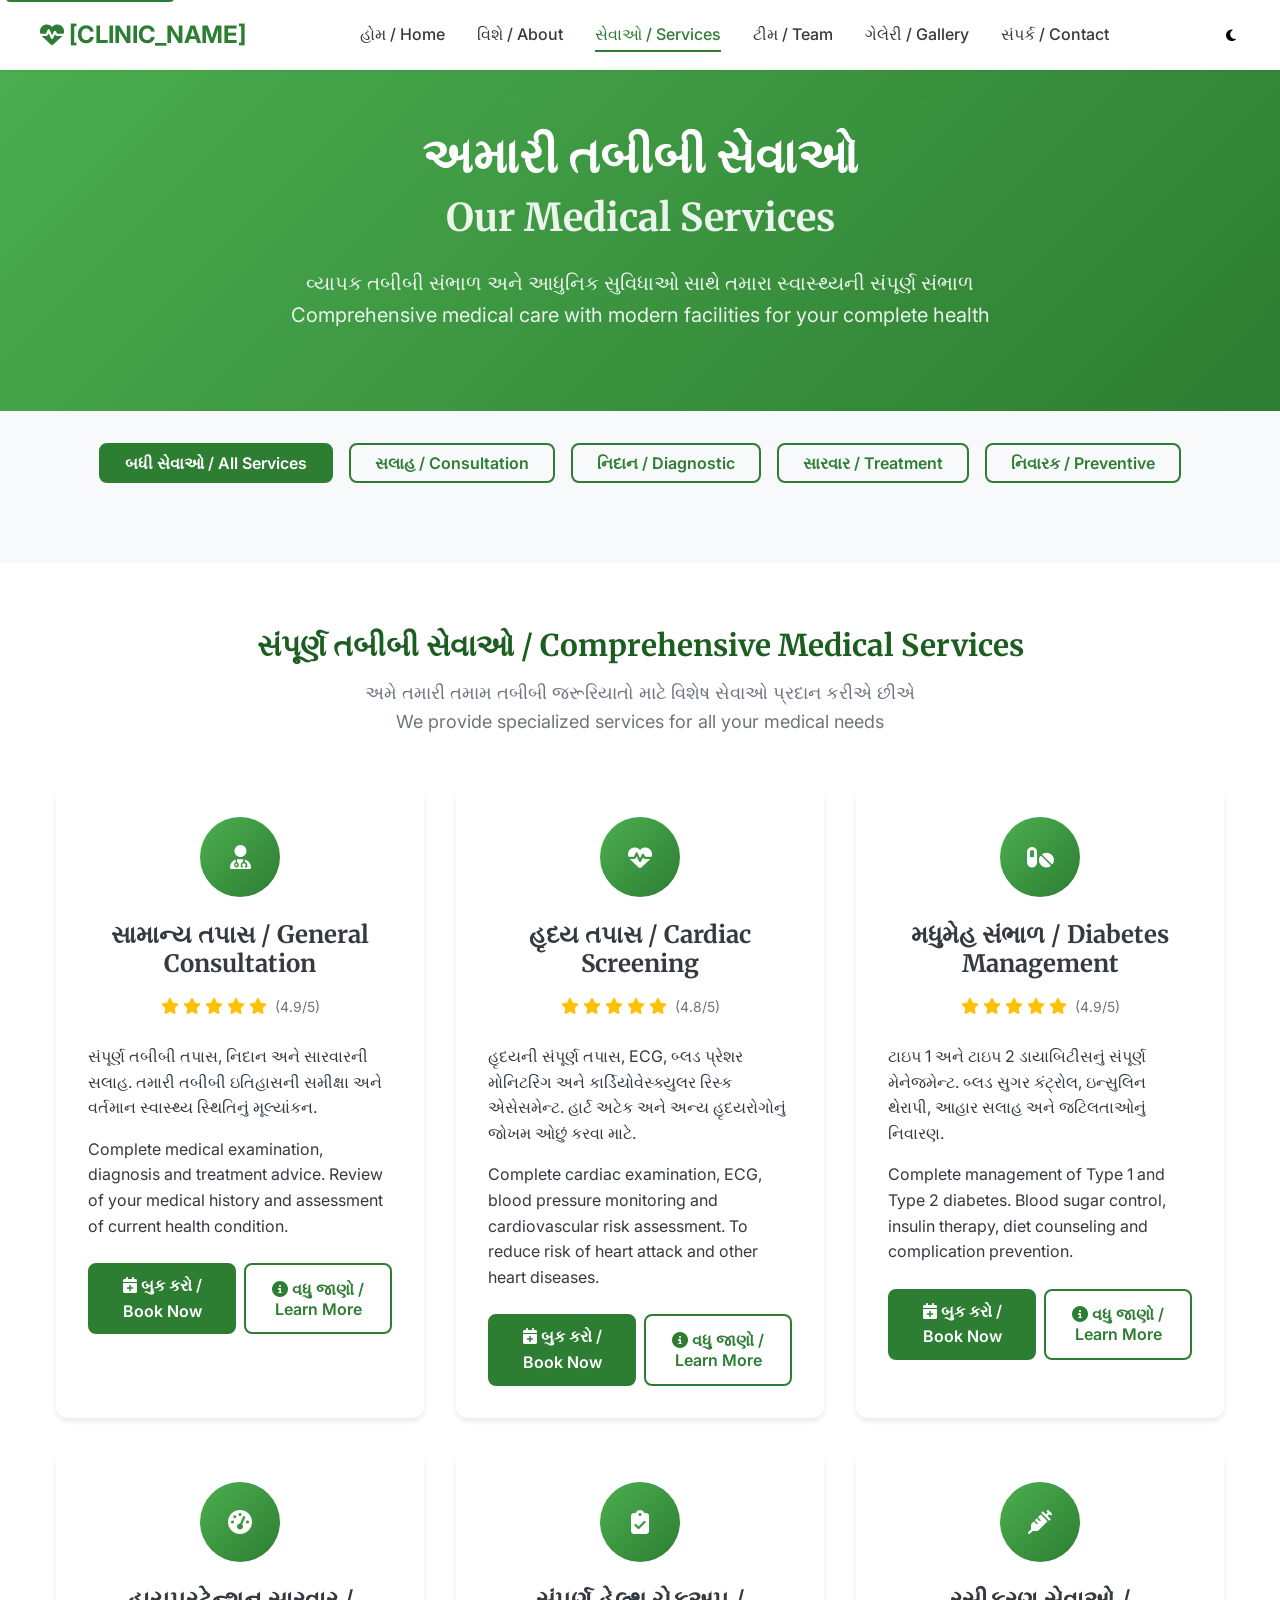
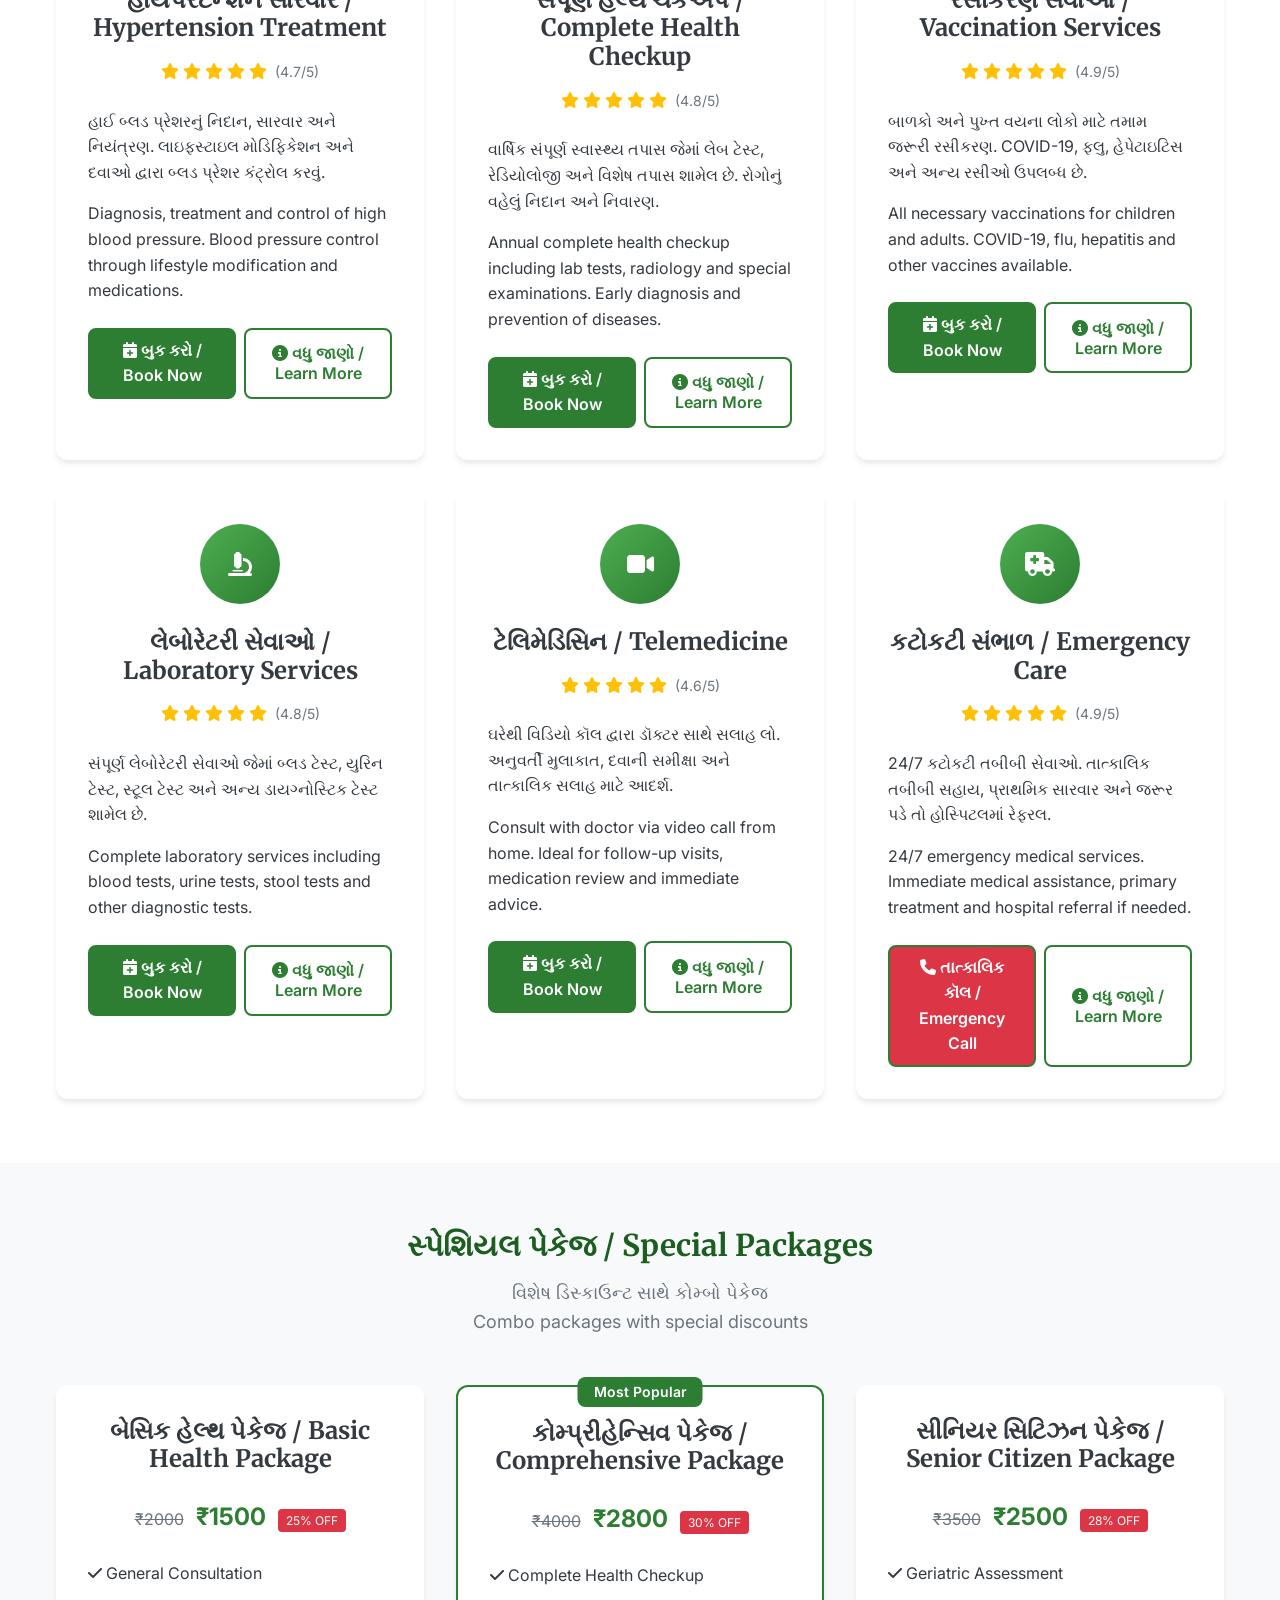
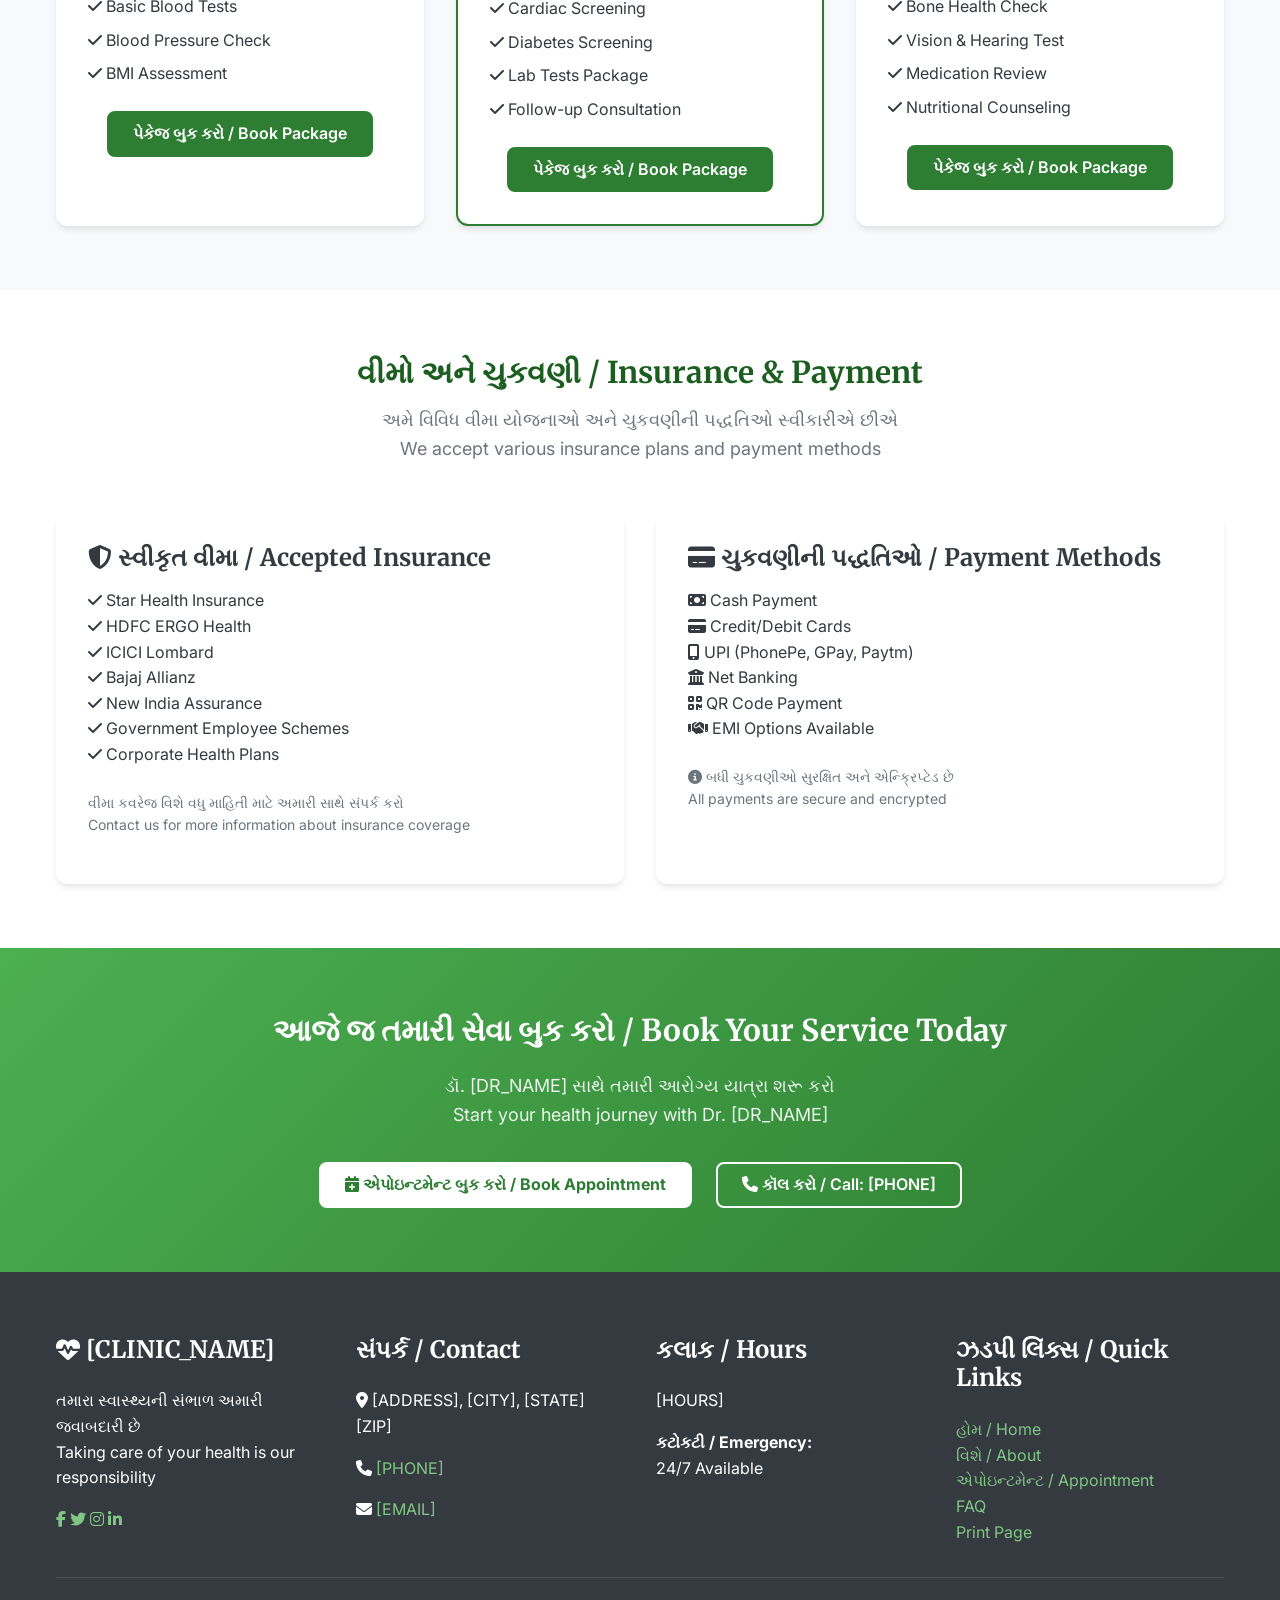
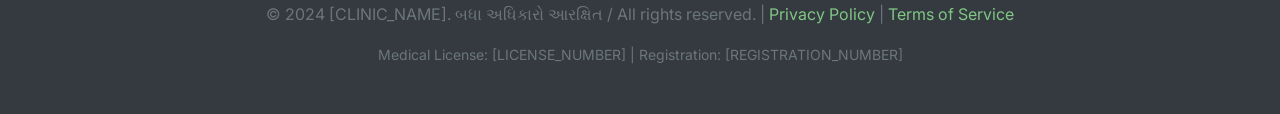
<file: services.html>
<!DOCTYPE html>
<html lang="en">
<head>
    <meta charset="UTF-8">
    <meta name="viewport" content="width=device-width, initial-scale=1.0">
    <meta name="description" content="Comprehensive medical services at [CLINIC_NAME] with [DR_NAME]. [SPECIALIZATION], consultations, diagnostics, and preventive care.">
    <meta name="keywords" content="medical services, [SPECIALIZATION], health checkup, consultation, [CLINIC_NAME], [CITY], healthcare">
    <meta name="author" content="[CLINIC_NAME]">
    <meta name="robots" content="index, follow">
    <meta property="og:title" content="Medical Services - [CLINIC_NAME]">
    <meta property="og:description" content="Comprehensive medical services including [SPECIALIZATION], consultations, and preventive care.">
    <meta property="og:type" content="website">
    <meta property="og:url" content="https://[CLINIC_NAME].com/services.html">
    <meta property="og:image" content="assets/images/medical-services.jpg">
    <link rel="canonical" href="https://[CLINIC_NAME].com/services.html">
    
    <title>Medical Services - [CLINIC_NAME] | [DR_NAME]</title>
    
    <!-- Preconnect to external domains for performance -->
    <link rel="preconnect" href="https://fonts.googleapis.com">
    <link rel="preconnect" href="https://fonts.gstatic.com" crossorigin>
    
    <!-- Google Fonts -->
    <link href="https://fonts.googleapis.com/css2?family=Inter:wght@300;400;500;600;700&family=Merriweather:wght@300;400;700&display=swap" rel="stylesheet">
    
    <!-- Font Awesome for icons -->
    <link rel="stylesheet" href="https://cdnjs.cloudflare.com/ajax/libs/font-awesome/6.4.0/css/all.min.css">
    
    <!-- Main Stylesheet -->
    <link rel="stylesheet" href="assets/css/styles.css">
    
    <!-- Structured Data for Medical Services -->
    <script type="application/ld+json">
    {
      "@context": "https://schema.org",
      "@type": "MedicalOrganization",
      "name": "[CLINIC_NAME]",
      "medicalSpecialty": "[SPECIALIZATION]",
      "hasOfferCatalog": {
        "@type": "OfferCatalog",
        "name": "Medical Services",
        "itemListElement": [
          {
            "@type": "Offer",
            "itemOffered": {
              "@type": "MedicalProcedure",
              "name": "General Consultation",
              "description": "Comprehensive medical examination and diagnosis"
            }
          },
          {
            "@type": "Offer",
            "itemOffered": {
              "@type": "MedicalProcedure",
              "name": "Cardiac Screening",
              "description": "Complete cardiac examination and ECG services"
            }
          }
        ]
      }
    }
    </script>
</head>
<body>
    <!-- Skip Link for Accessibility -->
    <a href="#main-content" class="skip-link">Skip to main content</a>
    
    <!-- Header -->
    <header class="header" id="header">
        <nav class="navbar container" role="navigation" aria-label="Main navigation">
            <a href="index.html" class="logo" aria-label="[CLINIC_NAME] Home">
                <i class="fas fa-heartbeat" aria-hidden="true"></i>
                [CLINIC_NAME]
            </a>
            
            <ul class="nav-menu" id="nav-menu">
                <li><a href="index.html" class="nav-link">હોમ / Home</a></li>
                <li><a href="about.html" class="nav-link">વિશે / About</a></li>
                <li><a href="services.html" class="nav-link active" aria-current="page">સેવાઓ / Services</a></li>
                <li><a href="team.html" class="nav-link">ટીમ / Team</a></li>
                <li><a href="gallery.html" class="nav-link">ગેલેરી / Gallery</a></li>
                <li><a href="contact.html" class="nav-link">સંપર્ક / Contact</a></li>
            </ul>
            
            <div class="nav-actions">
                <button class="theme-toggle" id="theme-toggle" aria-label="Toggle dark mode">
                    <i class="fas fa-moon" aria-hidden="true"></i>
                </button>
                <button class="nav-toggle" id="nav-toggle" aria-label="Toggle navigation menu">
                    <span></span>
                    <span></span>
                    <span></span>
                </button>
            </div>
        </nav>
    </header>

    <!-- Main Content -->
    <main id="main-content">
        <!-- Page Header -->
        <section class="hero" style="padding: calc(80px + var(--spacing-2xl)) 0 var(--spacing-2xl);">
            <div class="container">
                <div class="hero-content fade-in">
                    <h1>
                        અમારી તબીબી સેવાઓ<br>
                        <span style="font-size: 0.8em; opacity: 0.9;">Our Medical Services</span>
                    </h1>
                    <p>
                        વ્યાપક તબીબી સંભાળ અને આધુનિક સુવિધાઓ સાથે તમારા સ્વાસ્થ્યની સંપૂર્ણ સંભાળ<br>
                        Comprehensive medical care with modern facilities for your complete health
                    </p>
                </div>
            </div>
        </section>

        <!-- Services Filter Section -->
        <section class="section" style="background-color: var(--light-gray); padding: var(--spacing-xl) 0;">
            <div class="container">
                <div class="services-filter text-center">
                    <h2 class="sr-only">Filter Services</h2>
                    <div class="filter-buttons">
                        <button class="btn btn-secondary filter-btn active" data-filter="all">
                            બધી સેવાઓ / All Services
                        </button>
                        <button class="btn btn-secondary filter-btn" data-filter="consultation">
                            સલાહ / Consultation
                        </button>
                        <button class="btn btn-secondary filter-btn" data-filter="diagnostic">
                            નિદાન / Diagnostic
                        </button>
                        <button class="btn btn-secondary filter-btn" data-filter="treatment">
                            સારવાર / Treatment
                        </button>
                        <button class="btn btn-secondary filter-btn" data-filter="preventive">
                            નિવારક / Preventive
                        </button>
                    </div>
                </div>
            </div>
        </section>

        <!-- Main Services Section -->
        <section class="section" aria-labelledby="services-title">
            <div class="container">
                <div class="section-header">
                    <h2 id="services-title" class="section-title">
                        સંપૂર્ણ તબીબી સેવાઓ / Comprehensive Medical Services
                    </h2>
                    <p class="section-subtitle">
                        અમે તમારી તમામ તબીબી જરૂરિયાતો માટે વિશેષ સેવાઓ પ્રદાન કરીએ છીએ<br>
                        We provide specialized services for all your medical needs
                    </p>
                </div>
                
                <div class="services-grid grid grid-3">
                    <!-- General Consultation -->
                    <article class="service-card card fade-in" data-category="consultation" id="general-consultation">
                        <div class="service-icon">
                            <i class="fas fa-user-md" aria-hidden="true"></i>
                        </div>
                        <div class="service-header">
                            <h3>સામાન્ય તપાસ / General Consultation</h3>
                            <div class="service-rating">
                                <i class="fas fa-star" aria-hidden="true"></i>
                                <i class="fas fa-star" aria-hidden="true"></i>
                                <i class="fas fa-star" aria-hidden="true"></i>
                                <i class="fas fa-star" aria-hidden="true"></i>
                                <i class="fas fa-star" aria-hidden="true"></i>
                                <span>(4.9/5)</span>
                            </div>
                        </div>
                        <div class="service-content">
                            <p>
                                સંપૂર્ણ તબીબી તપાસ, નિદાન અને સારવારની સલાહ. તમારી તબીબી ઇતિહાસની સમીક્ષા 
                                અને વર્તમાન સ્વાસ્થ્ય સ્થિતિનું મૂલ્યાંકન.
                            </p>
                            <p>
                                Complete medical examination, diagnosis and treatment advice. Review of your 
                                medical history and assessment of current health condition.
                            </p>
                        </div>
                        <div class="service-details">
                            <div class="service-info">
                                <span class="service-duration">
                                    <i class="fas fa-clock" aria-hidden="true"></i>
                                    30-45 મિનિટ / minutes
                                </span>
                                <span class="service-price">₹500-800</span>
                            </div>
                            <div class="service-includes">
                                <h4>શામેલ છે / Includes:</h4>
                                <ul>
                                    <li><i class="fas fa-check text-success" aria-hidden="true"></i> Physical Examination</li>
                                    <li><i class="fas fa-check text-success" aria-hidden="true"></i> Medical History Review</li>
                                    <li><i class="fas fa-check text-success" aria-hidden="true"></i> Prescription & Advice</li>
                                    <li><i class="fas fa-check text-success" aria-hidden="true"></i> Follow-up Plan</li>
                                </ul>
                            </div>
                        </div>
                        <div class="service-actions">
                            <a href="contact.html?service=general-consultation" class="btn btn-primary">
                                <i class="fas fa-calendar-plus" aria-hidden="true"></i>
                                બુક કરો / Book Now
                            </a>
                            <button class="btn btn-secondary" onclick="toggleServiceDetails(this)">
                                <i class="fas fa-info-circle" aria-hidden="true"></i>
                                વધુ જાણો / Learn More
                            </button>
                        </div>
                    </article>

                    <!-- Cardiac Screening -->
                    <article class="service-card card fade-in" data-category="diagnostic" id="cardiac-screening">
                        <div class="service-icon">
                            <i class="fas fa-heartbeat" aria-hidden="true"></i>
                        </div>
                        <div class="service-header">
                            <h3>હૃદય તપાસ / Cardiac Screening</h3>
                            <div class="service-rating">
                                <i class="fas fa-star" aria-hidden="true"></i>
                                <i class="fas fa-star" aria-hidden="true"></i>
                                <i class="fas fa-star" aria-hidden="true"></i>
                                <i class="fas fa-star" aria-hidden="true"></i>
                                <i class="fas fa-star" aria-hidden="true"></i>
                                <span>(4.8/5)</span>
                            </div>
                        </div>
                        <div class="service-content">
                            <p>
                                હૃદયની સંપૂર્ણ તપાસ, ECG, બ્લડ પ્રેશર મોનિટરિંગ અને કાર્ડિયોવેસ્ક્યુલર રિસ્ક 
                                એસેસમેન્ટ. હાર્ટ અટેક અને અન્ય હૃદયરોગોનું જોખમ ઓછું કરવા માટે.
                            </p>
                            <p>
                                Complete cardiac examination, ECG, blood pressure monitoring and cardiovascular 
                                risk assessment. To reduce risk of heart attack and other heart diseases.
                            </p>
                        </div>
                        <div class="service-details">
                            <div class="service-info">
                                <span class="service-duration">
                                    <i class="fas fa-clock" aria-hidden="true"></i>
                                    45-60 મિનિટ / minutes
                                </span>
                                <span class="service-price">₹1200-1800</span>
                            </div>
                            <div class="service-includes">
                                <h4>શામેલ છે / Includes:</h4>
                                <ul>
                                    <li><i class="fas fa-check text-success" aria-hidden="true"></i> 12-Lead ECG</li>
                                    <li><i class="fas fa-check text-success" aria-hidden="true"></i> Blood Pressure Monitoring</li>
                                    <li><i class="fas fa-check text-success" aria-hidden="true"></i> Cardiac Risk Assessment</li>
                                    <li><i class="fas fa-check text-success" aria-hidden="true"></i> Lifestyle Counseling</li>
                                </ul>
                            </div>
                        </div>
                        <div class="service-actions">
                            <a href="contact.html?service=cardiac-screening" class="btn btn-primary">
                                <i class="fas fa-calendar-plus" aria-hidden="true"></i>
                                બુક કરો / Book Now
                            </a>
                            <button class="btn btn-secondary" onclick="toggleServiceDetails(this)">
                                <i class="fas fa-info-circle" aria-hidden="true"></i>
                                વધુ જાણો / Learn More
                            </button>
                        </div>
                    </article>

                    <!-- Diabetes Management -->
                    <article class="service-card card fade-in" data-category="treatment" id="diabetes-management">
                        <div class="service-icon">
                            <i class="fas fa-pills" aria-hidden="true"></i>
                        </div>
                        <div class="service-header">
                            <h3>મધુમેહ સંભાળ / Diabetes Management</h3>
                            <div class="service-rating">
                                <i class="fas fa-star" aria-hidden="true"></i>
                                <i class="fas fa-star" aria-hidden="true"></i>
                                <i class="fas fa-star" aria-hidden="true"></i>
                                <i class="fas fa-star" aria-hidden="true"></i>
                                <i class="fas fa-star" aria-hidden="true"></i>
                                <span>(4.9/5)</span>
                            </div>
                        </div>
                        <div class="service-content">
                            <p>
                                ટાઇપ 1 અને ટાઇપ 2 ડાયાબિટીસનું સંપૂર્ણ મેનેજમેન્ટ. બ્લડ સુગર કંટ્રોલ, 
                                ઇન્સુલિન થેરાપી, આહાર સલાહ અને જટિલતાઓનું નિવારણ.
                            </p>
                            <p>
                                Complete management of Type 1 and Type 2 diabetes. Blood sugar control, 
                                insulin therapy, diet counseling and complication prevention.
                            </p>
                        </div>
                        <div class="service-details">
                            <div class="service-info">
                                <span class="service-duration">
                                    <i class="fas fa-clock" aria-hidden="true"></i>
                                    40-50 મિનિટ / minutes
                                </span>
                                <span class="service-price">₹800-1200</span>
                            </div>
                            <div class="service-includes">
                                <h4>શામેલ છે / Includes:</h4>
                                <ul>
                                    <li><i class="fas fa-check text-success" aria-hidden="true"></i> Blood Sugar Testing</li>
                                    <li><i class="fas fa-check text-success" aria-hidden="true"></i> HbA1c Monitoring</li>
                                    <li><i class="fas fa-check text-success" aria-hidden="true"></i> Diet Plan</li>
                                    <li><i class="fas fa-check text-success" aria-hidden="true"></i> Medication Adjustment</li>
                                </ul>
                            </div>
                        </div>
                        <div class="service-actions">
                            <a href="contact.html?service=diabetes-management" class="btn btn-primary">
                                <i class="fas fa-calendar-plus" aria-hidden="true"></i>
                                બુક કરો / Book Now
                            </a>
                            <button class="btn btn-secondary" onclick="toggleServiceDetails(this)">
                                <i class="fas fa-info-circle" aria-hidden="true"></i>
                                વધુ જાણો / Learn More
                            </button>
                        </div>
                    </article>

                    <!-- Hypertension Treatment -->
                    <article class="service-card card fade-in" data-category="treatment" id="hypertension-treatment">
                        <div class="service-icon">
                            <i class="fas fa-tachometer-alt" aria-hidden="true"></i>
                        </div>
                        <div class="service-header">
                            <h3>હાયપરટેન્શન સારવાર / Hypertension Treatment</h3>
                            <div class="service-rating">
                                <i class="fas fa-star" aria-hidden="true"></i>
                                <i class="fas fa-star" aria-hidden="true"></i>
                                <i class="fas fa-star" aria-hidden="true"></i>
                                <i class="fas fa-star" aria-hidden="true"></i>
                                <i class="fas fa-star" aria-hidden="true"></i>
                                <span>(4.7/5)</span>
                            </div>
                        </div>
                        <div class="service-content">
                            <p>
                                હાઈ બ્લડ પ્રેશરનું નિદાન, સારવાર અને નિયંત્રણ. લાઇફસ્ટાઇલ મોડિફિકેશન અને 
                                દવાઓ દ્વારા બ્લડ પ્રેશર કંટ્રોલ કરવું.
                            </p>
                            <p>
                                Diagnosis, treatment and control of high blood pressure. Blood pressure 
                                control through lifestyle modification and medications.
                            </p>
                        </div>
                        <div class="service-details">
                            <div class="service-info">
                                <span class="service-duration">
                                    <i class="fas fa-clock" aria-hidden="true"></i>
                                    35-45 મિનિટ / minutes
                                </span>
                                <span class="service-price">₹600-1000</span>
                            </div>
                            <div class="service-includes">
                                <h4>શામેલ છે / Includes:</h4>
                                <ul>
                                    <li><i class="fas fa-check text-success" aria-hidden="true"></i> BP Monitoring</li>
                                    <li><i class="fas fa-check text-success" aria-hidden="true"></i> Risk Factor Assessment</li>
                                    <li><i class="fas fa-check text-success" aria-hidden="true"></i> Medication Management</li>
                                    <li><i class="fas fa-check text-success" aria-hidden="true"></i> Lifestyle Guidance</li>
                                </ul>
                            </div>
                        </div>
                        <div class="service-actions">
                            <a href="contact.html?service=hypertension-treatment" class="btn btn-primary">
                                <i class="fas fa-calendar-plus" aria-hidden="true"></i>
                                બુક કરો / Book Now
                            </a>
                            <button class="btn btn-secondary" onclick="toggleServiceDetails(this)">
                                <i class="fas fa-info-circle" aria-hidden="true"></i>
                                વધુ જાણો / Learn More
                            </button>
                        </div>
                    </article>

                    <!-- Health Checkup -->
                    <article class="service-card card fade-in" data-category="preventive" id="health-checkup">
                        <div class="service-icon">
                            <i class="fas fa-clipboard-check" aria-hidden="true"></i>
                        </div>
                        <div class="service-header">
                            <h3>સંપૂર્ણ હેલ્થ ચેકઅપ / Complete Health Checkup</h3>
                            <div class="service-rating">
                                <i class="fas fa-star" aria-hidden="true"></i>
                                <i class="fas fa-star" aria-hidden="true"></i>
                                <i class="fas fa-star" aria-hidden="true"></i>
                                <i class="fas fa-star" aria-hidden="true"></i>
                                <i class="fas fa-star" aria-hidden="true"></i>
                                <span>(4.8/5)</span>
                            </div>
                        </div>
                        <div class="service-content">
                            <p>
                                વાર્ષિક સંપૂર્ણ સ્વાસ્થ્ય તપાસ જેમાં લેબ ટેસ્ટ, રેડિયોલોજી અને વિશેષ તપાસ 
                                શામેલ છે. રોગોનું વહેલું નિદાન અને નિવારણ.
                            </p>
                            <p>
                                Annual complete health checkup including lab tests, radiology and special 
                                examinations. Early diagnosis and prevention of diseases.
                            </p>
                        </div>
                        <div class="service-details">
                            <div class="service-info">
                                <span class="service-duration">
                                    <i class="fas fa-clock" aria-hidden="true"></i>
                                    2-3 કલાક / hours
                                </span>
                                <span class="service-price">₹3000-5000</span>
                            </div>
                            <div class="service-includes">
                                <h4>શામેલ છે / Includes:</h4>
                                <ul>
                                    <li><i class="fas fa-check text-success" aria-hidden="true"></i> Complete Blood Count</li>
                                    <li><i class="fas fa-check text-success" aria-hidden="true"></i> Lipid Profile</li>
                                    <li><i class="fas fa-check text-success" aria-hidden="true"></i> Chest X-Ray</li>
                                    <li><i class="fas fa-check text-success" aria-hidden="true"></i> ECG & Consultation</li>
                                </ul>
                            </div>
                        </div>
                        <div class="service-actions">
                            <a href="contact.html?service=health-checkup" class="btn btn-primary">
                                <i class="fas fa-calendar-plus" aria-hidden="true"></i>
                                બુક કરો / Book Now
                            </a>
                            <button class="btn btn-secondary" onclick="toggleServiceDetails(this)">
                                <i class="fas fa-info-circle" aria-hidden="true"></i>
                                વધુ જાણો / Learn More
                            </button>
                        </div>
                    </article>

                    <!-- Vaccination Services -->
                    <article class="service-card card fade-in" data-category="preventive" id="vaccination">
                        <div class="service-icon">
                            <i class="fas fa-syringe" aria-hidden="true"></i>
                        </div>
                        <div class="service-header">
                            <h3>રસીકરણ સેવાઓ / Vaccination Services</h3>
                            <div class="service-rating">
                                <i class="fas fa-star" aria-hidden="true"></i>
                                <i class="fas fa-star" aria-hidden="true"></i>
                                <i class="fas fa-star" aria-hidden="true"></i>
                                <i class="fas fa-star" aria-hidden="true"></i>
                                <i class="fas fa-star" aria-hidden="true"></i>
                                <span>(4.9/5)</span>
                            </div>
                        </div>
                        <div class="service-content">
                            <p>
                                બાળકો અને પુખ્ત વયના લોકો માટે તમામ જરૂરી રસીકરણ. COVID-19, ફ્લુ, 
                                હેપેટાઇટિસ અને અન્ય રસીઓ ઉપલબ્ધ છે.
                            </p>
                            <p>
                                All necessary vaccinations for children and adults. COVID-19, flu, 
                                hepatitis and other vaccines available.
                            </p>
                        </div>
                        <div class="service-details">
                            <div class="service-info">
                                <span class="service-duration">
                                    <i class="fas fa-clock" aria-hidden="true"></i>
                                    15-30 મિનિટ / minutes
                                </span>
                                <span class="service-price">₹200-1500</span>
                            </div>
                            <div class="service-includes">
                                <h4>શામેલ છે / Includes:</h4>
                                <ul>
                                    <li><i class="fas fa-check text-success" aria-hidden="true"></i> Pre-vaccination Screening</li>
                                    <li><i class="fas fa-check text-success" aria-hidden="true"></i> Vaccine Administration</li>
                                    <li><i class="fas fa-check text-success" aria-hidden="true"></i> Post-vaccination Monitoring</li>
                                    <li><i class="fas fa-check text-success" aria-hidden="true"></i> Vaccination Certificate</li>
                                </ul>
                            </div>
                        </div>
                        <div class="service-actions">
                            <a href="contact.html?service=vaccination" class="btn btn-primary">
                                <i class="fas fa-calendar-plus" aria-hidden="true"></i>
                                બુક કરો / Book Now
                            </a>
                            <button class="btn btn-secondary" onclick="toggleServiceDetails(this)">
                                <i class="fas fa-info-circle" aria-hidden="true"></i>
                                વધુ જાણો / Learn More
                            </button>
                        </div>
                    </article>

                    <!-- Laboratory Services -->
                    <article class="service-card card fade-in" data-category="diagnostic" id="laboratory-services">
                        <div class="service-icon">
                            <i class="fas fa-microscope" aria-hidden="true"></i>
                        </div>
                        <div class="service-header">
                            <h3>લેબોરેટરી સેવાઓ / Laboratory Services</h3>
                            <div class="service-rating">
                                <i class="fas fa-star" aria-hidden="true"></i>
                                <i class="fas fa-star" aria-hidden="true"></i>
                                <i class="fas fa-star" aria-hidden="true"></i>
                                <i class="fas fa-star" aria-hidden="true"></i>
                                <i class="fas fa-star" aria-hidden="true"></i>
                                <span>(4.8/5)</span>
                            </div>
                        </div>
                        <div class="service-content">
                            <p>
                                સંપૂર્ણ લેબોરેટરી સેવાઓ જેમાં બ્લડ ટેસ્ટ, યુરિન ટેસ્ટ, સ્ટૂલ ટેસ્ટ અને 
                                અન્ય ડાયગ્નોસ્ટિક ટેસ્ટ શામેલ છે.
                            </p>
                            <p>
                                Complete laboratory services including blood tests, urine tests, stool tests 
                                and other diagnostic tests.
                            </p>
                        </div>
                        <div class="service-details">
                            <div class="service-info">
                                <span class="service-duration">
                                    <i class="fas fa-clock" aria-hidden="true"></i>
                                    10-20 મિનિટ / minutes
                                </span>
                                <span class="service-price">₹100-2000</span>
                            </div>
                            <div class="service-includes">
                                <h4>શામેલ છે / Includes:</h4>
                                <ul>
                                    <li><i class="fas fa-check text-success" aria-hidden="true"></i> Sample Collection</li>
                                    <li><i class="fas fa-check text-success" aria-hidden="true"></i> Laboratory Analysis</li>
                                    <li><i class="fas fa-check text-success" aria-hidden="true"></i> Digital Reports</li>
                                    <li><i class="fas fa-check text-success" aria-hidden="true"></i> Report Interpretation</li>
                                </ul>
                            </div>
                        </div>
                        <div class="service-actions">
                            <a href="contact.html?service=laboratory-services" class="btn btn-primary">
                                <i class="fas fa-calendar-plus" aria-hidden="true"></i>
                                બુક કરો / Book Now
                            </a>
                            <button class="btn btn-secondary" onclick="toggleServiceDetails(this)">
                                <i class="fas fa-info-circle" aria-hidden="true"></i>
                                વધુ જાણો / Learn More
                            </button>
                        </div>
                    </article>

                    <!-- Telemedicine -->
                    <article class="service-card card fade-in" data-category="consultation" id="telemedicine">
                        <div class="service-icon">
                            <i class="fas fa-video" aria-hidden="true"></i>
                        </div>
                        <div class="service-header">
                            <h3>ટેલિમેડિસિન / Telemedicine</h3>
                            <div class="service-rating">
                                <i class="fas fa-star" aria-hidden="true"></i>
                                <i class="fas fa-star" aria-hidden="true"></i>
                                <i class="fas fa-star" aria-hidden="true"></i>
                                <i class="fas fa-star" aria-hidden="true"></i>
                                <i class="fas fa-star" aria-hidden="true"></i>
                                <span>(4.6/5)</span>
                            </div>
                        </div>
                        <div class="service-content">
                            <p>
                                ઘરેથી વિડિયો કૉલ દ્વારા ડૉક્ટર સાથે સલાહ લો. અનુવર્તી મુલાકાત, દવાની 
                                સમીક્ષા અને તાત્કાલિક સલાહ માટે આદર્શ.
                            </p>
                            <p>
                                Consult with doctor via video call from home. Ideal for follow-up visits, 
                                medication review and immediate advice.
                            </p>
                        </div>
                        <div class="service-details">
                            <div class="service-info">
                                <span class="service-duration">
                                    <i class="fas fa-clock" aria-hidden="true"></i>
                                    20-30 મિનિટ / minutes
                                </span>
                                <span class="service-price">₹300-600</span>
                            </div>
                            <div class="service-includes">
                                <h4>શામેલ છે / Includes:</h4>
                                <ul>
                                    <li><i class="fas fa-check text-success" aria-hidden="true"></i> Video Consultation</li>
                                    <li><i class="fas fa-check text-success" aria-hidden="true"></i> Digital Prescription</li>
                                    <li><i class="fas fa-check text-success" aria-hidden="true"></i> Medical Advice</li>
                                    <li><i class="fas fa-check text-success" aria-hidden="true"></i> Follow-up Support</li>
                                </ul>
                            </div>
                        </div>
                        <div class="service-actions">
                            <a href="contact.html?service=telemedicine" class="btn btn-primary">
                                <i class="fas fa-calendar-plus" aria-hidden="true"></i>
                                બુક કરો / Book Now
                            </a>
                            <button class="btn btn-secondary" onclick="toggleServiceDetails(this)">
                                <i class="fas fa-info-circle" aria-hidden="true"></i>
                                વધુ જાણો / Learn More
                            </button>
                        </div>
                    </article>

                    <!-- Emergency Care -->
                    <article class="service-card card fade-in" data-category="treatment" id="emergency-care">
                        <div class="service-icon">
                            <i class="fas fa-ambulance" aria-hidden="true"></i>
                        </div>
                        <div class="service-header">
                            <h3>કટોકટી સંભાળ / Emergency Care</h3>
                            <div class="service-rating">
                                <i class="fas fa-star" aria-hidden="true"></i>
                                <i class="fas fa-star" aria-hidden="true"></i>
                                <i class="fas fa-star" aria-hidden="true"></i>
                                <i class="fas fa-star" aria-hidden="true"></i>
                                <i class="fas fa-star" aria-hidden="true"></i>
                                <span>(4.9/5)</span>
                            </div>
                        </div>
                        <div class="service-content">
                            <p>
                                24/7 કટોકટી તબીબી સેવાઓ. તાત્કાલિક તબીબી સહાય, પ્રાથમિક સારવાર અને 
                                જરૂર પડે તો હોસ્પિટલમાં રેફરલ.
                            </p>
                            <p>
                                24/7 emergency medical services. Immediate medical assistance, primary treatment 
                                and hospital referral if needed.
                            </p>
                        </div>
                        <div class="service-details">
                            <div class="service-info">
                                <span class="service-duration">
                                    <i class="fas fa-clock" aria-hidden="true"></i>
                                    તાત્કાલિક / Immediate
                                </span>
                                <span class="service-price">₹1000-3000</span>
                            </div>
                            <div class="service-includes">
                                <h4>શામેલ છે / Includes:</h4>
                                <ul>
                                    <li><i class="fas fa-check text-success" aria-hidden="true"></i> Immediate Assessment</li>
                                    <li><i class="fas fa-check text-success" aria-hidden="true"></i> Emergency Treatment</li>
                                    <li><i class="fas fa-check text-success" aria-hidden="true"></i> Stabilization</li>
                                    <li><i class="fas fa-check text-success" aria-hidden="true"></i> Referral if Needed</li>
                                </ul>
                            </div>
                        </div>
                        <div class="service-actions">
                            <a href="tel:[PHONE]" class="btn btn-primary" style="background-color: var(--error);">
                                <i class="fas fa-phone" aria-hidden="true"></i>
                                તાત્કાલિક કૉલ / Emergency Call
                            </a>
                            <button class="btn btn-secondary" onclick="toggleServiceDetails(this)">
                                <i class="fas fa-info-circle" aria-hidden="true"></i>
                                વધુ જાણો / Learn More
                            </button>
                        </div>
                    </article>
                </div>
            </div>
        </section>

        <!-- Service Packages Section -->
        <section class="section" style="background-color: var(--light-gray);" aria-labelledby="packages-title">
            <div class="container">
                <div class="section-header">
                    <h2 id="packages-title" class="section-title">
                        સ્પેશિયલ પેકેજ / Special Packages
                    </h2>
                    <p class="section-subtitle">
                        વિશેષ ડિસ્કાઉન્ટ સાથે કોમ્બો પેકેજ<br>
                        Combo packages with special discounts
                    </p>
                </div>
                
                <div class="packages-grid grid grid-3">
                    <div class="package-card card fade-in">
                        <div class="package-header">
                            <h3>બેસિક હેલ્થ પેકેજ / Basic Health Package</h3>
                            <div class="package-price">
                                <span class="original-price">₹2000</span>
                                <span class="discounted-price">₹1500</span>
                                <span class="discount-badge">25% OFF</span>
                            </div>
                        </div>
                        <div class="package-content">
                            <ul>
                                <li><i class="fas fa-check text-success" aria-hidden="true"></i> General Consultation</li>
                                <li><i class="fas fa-check text-success" aria-hidden="true"></i> Basic Blood Tests</li>
                                <li><i class="fas fa-check text-success" aria-hidden="true"></i> Blood Pressure Check</li>
                                <li><i class="fas fa-check text-success" aria-hidden="true"></i> BMI Assessment</li>
                            </ul>
                        </div>
                        <a href="contact.html?package=basic-health" class="btn btn-primary">
                            પેકેજ બુક કરો / Book Package
                        </a>
                    </div>
                    
                    <div class="package-card card fade-in" style="border: 2px solid var(--primary-green);">
                        <div class="package-badge">Most Popular</div>
                        <div class="package-header">
                            <h3>કોમ્પ્રીહેન્સિવ પેકેજ / Comprehensive Package</h3>
                            <div class="package-price">
                                <span class="original-price">₹4000</span>
                                <span class="discounted-price">₹2800</span>
                                <span class="discount-badge">30% OFF</span>
                            </div>
                        </div>
                        <div class="package-content">
                            <ul>
                                <li><i class="fas fa-check text-success" aria-hidden="true"></i> Complete Health Checkup</li>
                                <li><i class="fas fa-check text-success" aria-hidden="true"></i> Cardiac Screening</li>
                                <li><i class="fas fa-check text-success" aria-hidden="true"></i> Diabetes Screening</li>
                                <li><i class="fas fa-check text-success" aria-hidden="true"></i> Lab Tests Package</li>
                                <li><i class="fas fa-check text-success" aria-hidden="true"></i> Follow-up Consultation</li>
                            </ul>
                        </div>
                        <a href="contact.html?package=comprehensive" class="btn btn-primary">
                            પેકેજ બુક કરો / Book Package
                        </a>
                    </div>
                    
                    <div class="package-card card fade-in">
                        <div class="package-header">
                            <h3>સીનિયર સિટિઝન પેકેજ / Senior Citizen Package</h3>
                            <div class="package-price">
                                <span class="original-price">₹3500</span>
                                <span class="discounted-price">₹2500</span>
                                <span class="discount-badge">28% OFF</span>
                            </div>
                        </div>
                        <div class="package-content">
                            <ul>
                                <li><i class="fas fa-check text-success" aria-hidden="true"></i> Geriatric Assessment</li>
                                <li><i class="fas fa-check text-success" aria-hidden="true"></i> Bone Health Check</li>
                                <li><i class="fas fa-check text-success" aria-hidden="true"></i> Vision & Hearing Test</li>
                                <li><i class="fas fa-check text-success" aria-hidden="true"></i> Medication Review</li>
                                <li><i class="fas fa-check text-success" aria-hidden="true"></i> Nutritional Counseling</li>
                            </ul>
                        </div>
                        <a href="contact.html?package=senior-citizen" class="btn btn-primary">
                            પેકેજ બુક કરો / Book Package
                        </a>
                    </div>
                </div>
            </div>
        </section>

        <!-- Insurance & Payment Section -->
        <section class="section" aria-labelledby="payment-title">
            <div class="container">
                <div class="section-header">
                    <h2 id="payment-title" class="section-title">
                        વીમો અને ચુકવણી / Insurance & Payment
                    </h2>
                    <p class="section-subtitle">
                        અમે વિવિધ વીમા યોજનાઓ અને ચુકવણીની પદ્ધતિઓ સ્વીકારીએ છીએ<br>
                        We accept various insurance plans and payment methods
                    </p>
                </div>
                
                <div class="grid grid-2">
                    <div class="card fade-in">
                        <h3>
                            <i class="fas fa-shield-alt text-primary" aria-hidden="true"></i>
                            સ્વીકૃત વીમા / Accepted Insurance
                        </h3>
                        <div class="insurance-list">
                            <ul style="list-style: none; padding: 0;">
                                <li><i class="fas fa-check text-success" aria-hidden="true"></i> Star Health Insurance</li>
                                <li><i class="fas fa-check text-success" aria-hidden="true"></i> HDFC ERGO Health</li>
                                <li><i class="fas fa-check text-success" aria-hidden="true"></i> ICICI Lombard</li>
                                <li><i class="fas fa-check text-success" aria-hidden="true"></i> Bajaj Allianz</li>
                                <li><i class="fas fa-check text-success" aria-hidden="true"></i> New India Assurance</li>
                                <li><i class="fas fa-check text-success" aria-hidden="true"></i> Government Employee Schemes</li>
                                <li><i class="fas fa-check text-success" aria-hidden="true"></i> Corporate Health Plans</li>
                            </ul>
                        </div>
                        <p style="margin-top: var(--spacing-lg); font-size: var(--fs-sm); color: var(--medium-gray);">
                            વીમા કવરેજ વિશે વધુ માહિતી માટે અમારી સાથે સંપર્ક કરો<br>
                            Contact us for more information about insurance coverage
                        </p>
                    </div>
                    
                    <div class="card fade-in">
                        <h3>
                            <i class="fas fa-credit-card text-primary" aria-hidden="true"></i>
                            ચુકવણીની પદ્ધતિઓ / Payment Methods
                        </h3>
                        <div class="payment-methods">
                            <ul style="list-style: none; padding: 0;">
                                <li><i class="fas fa-money-bill text-success" aria-hidden="true"></i> Cash Payment</li>
                                <li><i class="fas fa-credit-card text-success" aria-hidden="true"></i> Credit/Debit Cards</li>
                                <li><i class="fas fa-mobile-alt text-success" aria-hidden="true"></i> UPI (PhonePe, GPay, Paytm)</li>
                                <li><i class="fas fa-university text-success" aria-hidden="true"></i> Net Banking</li>
                                <li><i class="fas fa-qrcode text-success" aria-hidden="true"></i> QR Code Payment</li>
                                <li><i class="fas fa-handshake text-success" aria-hidden="true"></i> EMI Options Available</li>
                            </ul>
                        </div>
                        <div style="margin-top: var(--spacing-lg);">
                            <p style="font-size: var(--fs-sm); color: var(--medium-gray);">
                                <i class="fas fa-info-circle" aria-hidden="true"></i>
                                બધી ચુકવણીઓ સુરક્ષિત અને એન્ક્રિપ્ટેડ છે<br>
                                All payments are secure and encrypted
                            </p>
                        </div>
                    </div>
                </div>
            </div>
        </section>

        <!-- Call to Action Section -->
        <section class="section" style="background: linear-gradient(135deg, var(--primary-green-light) 0%, var(--primary-green) 100%); color: var(--white);">
            <div class="container text-center">
                <h2 style="color: var(--white); margin-bottom: var(--spacing-lg);">
                    આજે જ તમારી સેવા બુક કરો / Book Your Service Today
                </h2>
                <p style="font-size: var(--fs-lg); margin-bottom: var(--spacing-xl); opacity: 0.9;">
                    ડૉ. [DR_NAME] સાથે તમારી આરોગ્ય યાત્રા શરૂ કરો<br>
                    Start your health journey with Dr. [DR_NAME]
                </p>
                <div style="display: flex; gap: var(--spacing-lg); justify-content: center; flex-wrap: wrap;">
                    <a href="contact.html" class="btn" style="background-color: var(--white); color: var(--primary-green); font-weight: bold;">
                        <i class="fas fa-calendar-plus" aria-hidden="true"></i>
                        એપોઇન્ટમેન્ટ બુક કરો / Book Appointment
                    </a>
                    <a href="tel:[PHONE]" class="btn btn-secondary" style="border-color: var(--white); color: var(--white);">
                        <i class="fas fa-phone" aria-hidden="true"></i>
                        કૉલ કરો / Call: [PHONE]
                    </a>
                </div>
            </div>
        </section>
    </main>

    <!-- Footer -->
    <footer class="footer" role="contentinfo">
        <div class="container">
            <div class="grid grid-4">
                <div>
                    <h3>
                        <i class="fas fa-heartbeat" aria-hidden="true"></i>
                        [CLINIC_NAME]
                    </h3>
                    <p>
                        તમારા સ્વાસ્થ્યની સંભાળ અમારી જવાબદારી છે<br>
                        Taking care of your health is our responsibility
                    </p>
                    <div class="social-links">
                        <a href="#" aria-label="Facebook" class="social-link">
                            <i class="fab fa-facebook-f" aria-hidden="true"></i>
                        </a>
                        <a href="#" aria-label="Twitter" class="social-link">
                            <i class="fab fa-twitter" aria-hidden="true"></i>
                        </a>
                        <a href="#" aria-label="Instagram" class="social-link">
                            <i class="fab fa-instagram" aria-hidden="true"></i>
                        </a>
                        <a href="#" aria-label="LinkedIn" class="social-link">
                            <i class="fab fa-linkedin-in" aria-hidden="true"></i>
                        </a>
                    </div>
                </div>
                
                <div>
                    <h3>સંપર્ક / Contact</h3>
                    <address style="font-style: normal;">
                        <p><i class="fas fa-map-marker-alt" aria-hidden="true"></i> [ADDRESS], [CITY], [STATE] [ZIP]</p>
                        <p><i class="fas fa-phone" aria-hidden="true"></i> <a href="tel:[PHONE]">[PHONE]</a></p>
                        <p><i class="fas fa-envelope" aria-hidden="true"></i> <a href="mailto:[EMAIL]">[EMAIL]</a></p>
                    </address>
                </div>
                
                <div>
                    <h3>કલાક / Hours</h3>
                    <p>[HOURS]</p>
                    <p><strong>કટોકટી / Emergency:</strong><br>24/7 Available</p>
                </div>
                
                <div>
                    <h3>ઝડપી લિંક્સ / Quick Links</h3>
                    <ul style="list-style: none; padding: 0;">
                        <li><a href="index.html">હોમ / Home</a></li>
                        <li><a href="about.html">વિશે / About</a></li>
                        <li><a href="contact.html">એપોઇન્ટમેન્ટ / Appointment</a></li>
                        <li><a href="gallery.html">FAQ</a></li>
                        <li><a href="#" onclick="window.print()">Print Page</a></li>
                    </ul>
                </div>
            </div>
            
            <div class="footer-bottom">
                <p>
                    &copy; 2024 [CLINIC_NAME]. બધા અધિકારો આરક્ષિત / All rights reserved. | 
                    <a href="#privacy">Privacy Policy</a> | 
                    <a href="#terms">Terms of Service</a>
                </p>
                <p style="font-size: var(--fs-sm); margin-top: var(--spacing-sm);">
                    Medical License: [LICENSE_NUMBER] | 
                    Registration: [REGISTRATION_NUMBER]
                </p>
            </div>
        </div>
    </footer>

    <!-- JavaScript -->
    <script src="assets/js/app.js"></script>
    
    <!-- Service-specific JavaScript -->
    <script>
        // Service filtering functionality
        function filterServices(category) {
            const services = document.querySelectorAll('.service-card');
            const filterButtons = document.querySelectorAll('.filter-btn');
            
            // Update active button
            filterButtons.forEach(btn => btn.classList.remove('active'));
            document.querySelector(`[data-filter="${category}"]`).classList.add('active');
            
            // Filter services
            services.forEach(service => {
                if (category === 'all' || service.dataset.category === category) {
                    service.style.display = 'block';
                    service.classList.add('fade-in');
                } else {
                    service.style.display = 'none';
                }
            });
        }
        
        // Toggle service details
        function toggleServiceDetails(button) {
            const serviceCard = button.closest('.service-card');
            const details = serviceCard.querySelector('.service-details');
            
            if (details.style.display === 'none' || !details.style.display) {
                details.style.display = 'block';
                button.innerHTML = '<i class="fas fa-eye-slash" aria-hidden="true"></i> છુપાવો / Hide Details';
            } else {
                details.style.display = 'none';
                button.innerHTML = '<i class="fas fa-info-circle" aria-hidden="true"></i> વધુ જાણો / Learn More';
            }
        }
        
        // Add event listeners for filter buttons
        document.addEventListener('DOMContentLoaded', function() {
            const filterButtons = document.querySelectorAll('.filter-btn');
            filterButtons.forEach(button => {
                button.addEventListener('click', function() {
                    filterServices(this.dataset.filter);
                });
            });
            
            // Initially hide service details
            const serviceDetails = document.querySelectorAll('.service-details');
            serviceDetails.forEach(detail => {
                detail.style.display = 'none';
            });
        });
    </script>
    
    <!-- Service Card Styles -->
    <style>
        .services-filter {
            margin-bottom: var(--spacing-2xl);
        }
        
        .filter-buttons {
            display: flex;
            gap: var(--spacing-md);
            justify-content: center;
            flex-wrap: wrap;
        }
        
        .filter-btn.active {
            background-color: var(--primary-green);
            color: var(--white);
            border-color: var(--primary-green);
        }
        
        .service-card {
            transition: all var(--transition-normal);
            position: relative;
        }
        
        .service-icon {
            width: 80px;
            height: 80px;
            background: linear-gradient(135deg, var(--primary-green-light), var(--primary-green));
            border-radius: 50%;
            display: flex;
            align-items: center;
            justify-content: center;
            margin: 0 auto var(--spacing-lg);
            font-size: var(--fs-2xl);
            color: var(--white);
        }
        
        .service-header {
            text-align: center;
            margin-bottom: var(--spacing-lg);
        }
        
        .service-rating {
            color: var(--warning);
            margin-top: var(--spacing-sm);
        }
        
        .service-rating span {
            color: var(--medium-gray);
            font-size: var(--fs-sm);
            margin-left: var(--spacing-xs);
        }
        
        .service-info {
            display: flex;
            justify-content: space-between;
            align-items: center;
            margin-bottom: var(--spacing-md);
            padding: var(--spacing-sm);
            background-color: var(--light-gray);
            border-radius: var(--radius-md);
        }
        
        .service-duration {
            color: var(--medium-gray);
            font-size: var(--fs-sm);
        }
        
        .service-price {
            font-weight: 600;
            color: var(--primary-green);
            font-size: var(--fs-lg);
        }
        
        .service-includes h4 {
            margin-bottom: var(--spacing-sm);
            font-size: var(--fs-base);
        }
        
        .service-includes ul {
            list-style: none;
            padding: 0;
        }
        
        .service-includes li {
            margin-bottom: var(--spacing-xs);
            font-size: var(--fs-sm);
        }
        
        .service-actions {
            display: flex;
            gap: var(--spacing-sm);
            margin-top: var(--spacing-lg);
        }
        
        .service-actions .btn {
            flex: 1;
            text-align: center;
        }
        
        /* Package Styles */
        .package-card {
            position: relative;
            text-align: center;
        }
        
        .package-badge {
            position: absolute;
            top: -10px;
            left: 50%;
            transform: translateX(-50%);
            background-color: var(--primary-green);
            color: var(--white);
            padding: var(--spacing-xs) var(--spacing-md);
            border-radius: var(--radius-md);
            font-size: var(--fs-sm);
            font-weight: 600;
        }
        
        .package-price {
            margin: var(--spacing-lg) 0;
        }
        
        .original-price {
            text-decoration: line-through;
            color: var(--medium-gray);
            margin-right: var(--spacing-sm);
        }
        
        .discounted-price {
            font-size: var(--fs-2xl);
            font-weight: 700;
            color: var(--primary-green);
        }
        
        .discount-badge {
            background-color: var(--error);
            color: var(--white);
            padding: var(--spacing-xs) var(--spacing-sm);
            border-radius: var(--radius-sm);
            font-size: var(--fs-xs);
            margin-left: var(--spacing-sm);
        }
        
        .package-content ul {
            list-style: none;
            padding: 0;
            margin: var(--spacing-lg) 0;
        }
        
        .package-content li {
            margin-bottom: var(--spacing-sm);
            text-align: left;
        }
        
        @media (max-width: 768px) {
            .service-actions {
                flex-direction: column;
            }
            
            .filter-buttons {
                flex-direction: column;
                align-items: center;
            }
            
            .service-info {
                flex-direction: column;
                gap: var(--spacing-sm);
                text-align: center;
            }
        }
    </style>
    
    <!-- Fallback content for users with JavaScript disabled -->
    <noscript>
        <div style="background-color: var(--warning); color: var(--black); padding: var(--spacing-md); text-align: center;">
            <p>
                <strong>JavaScript is disabled in your browser.</strong><br>
                Some features like service filtering may not work properly. Please enable JavaScript for the best experience.<br>
                <strong>JavaScript તમારા બ્રાઉઝરમાં બંધ છે.</strong><br>
                કેટલાક ફીચર્સ જેવા કે સેવા ફિલ્ટરિંગ યોગ્ય રીતે કામ ન કરી શકે. શ્રેષ્ઠ અનુભવ માટે કૃપા કરીને JavaScript સક્ષમ કરો.
            </p>
        </div>
    </noscript>
</body>
</html>
</file>
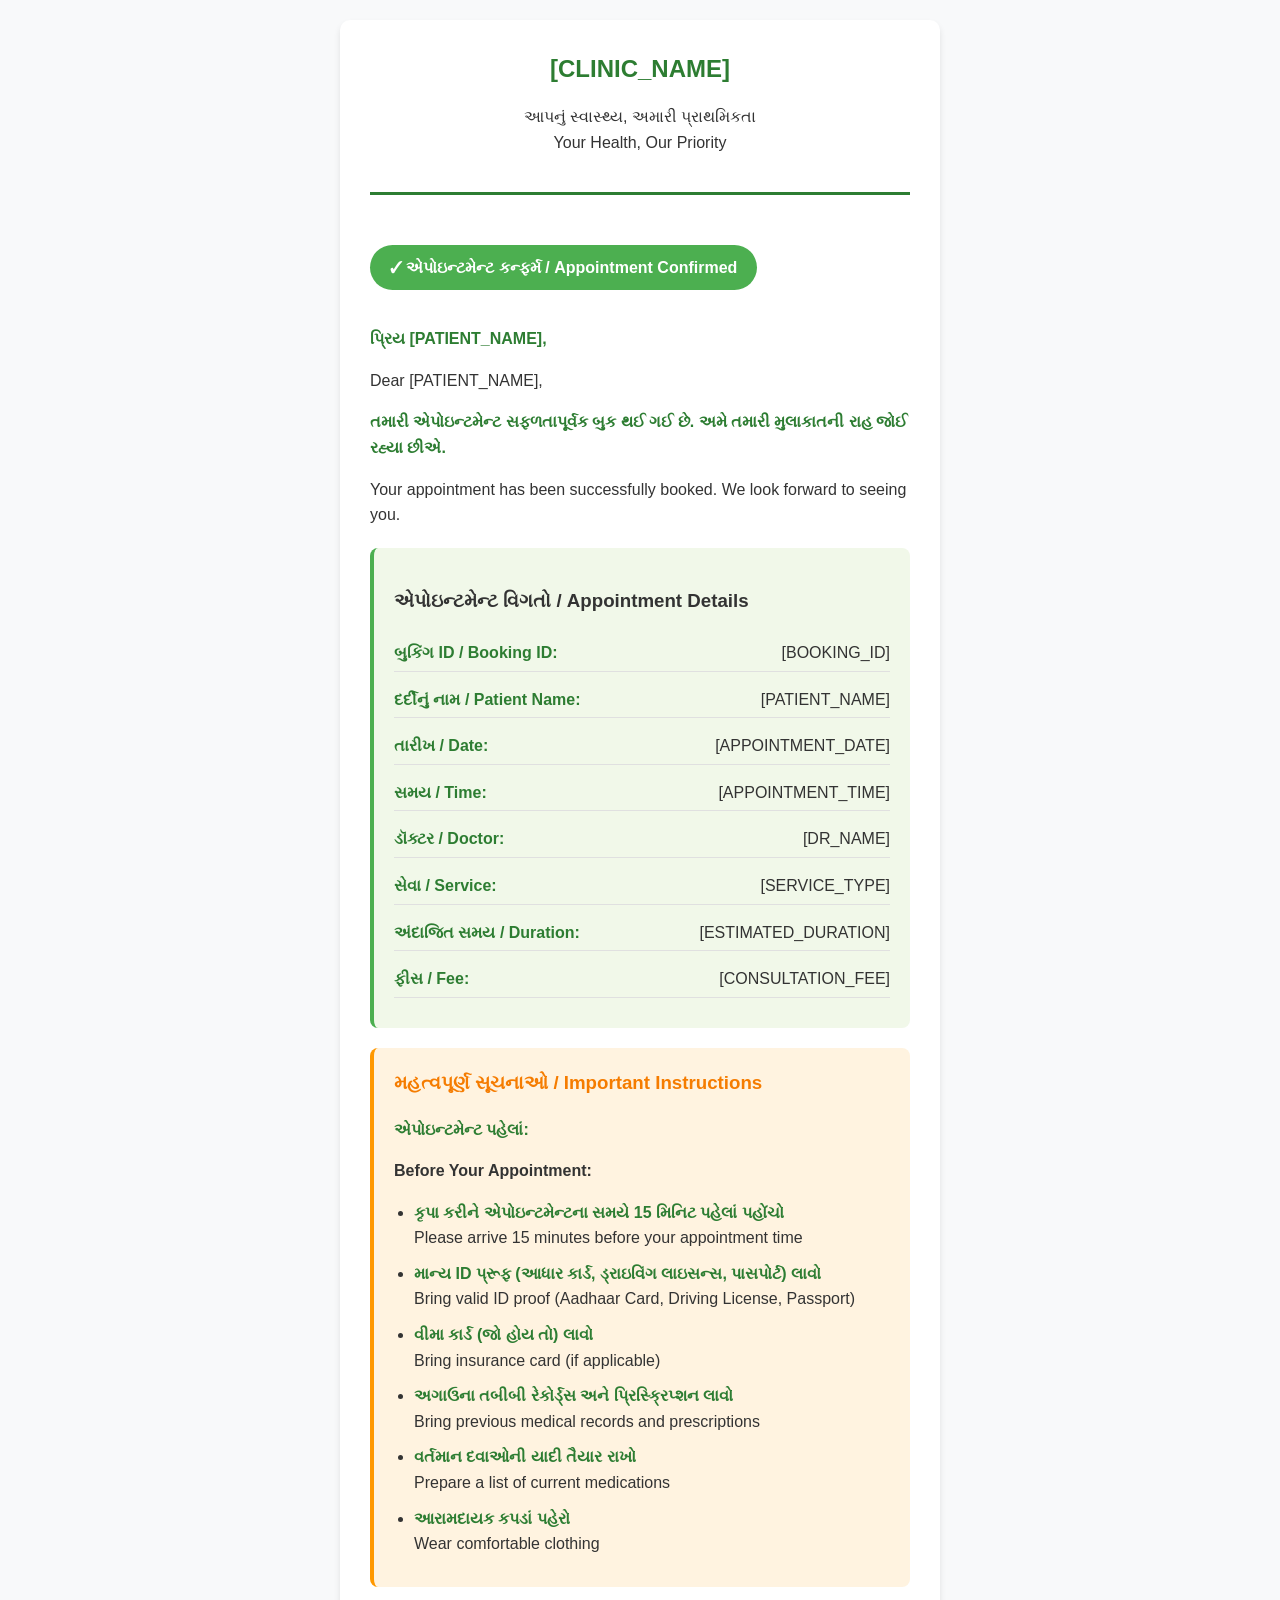
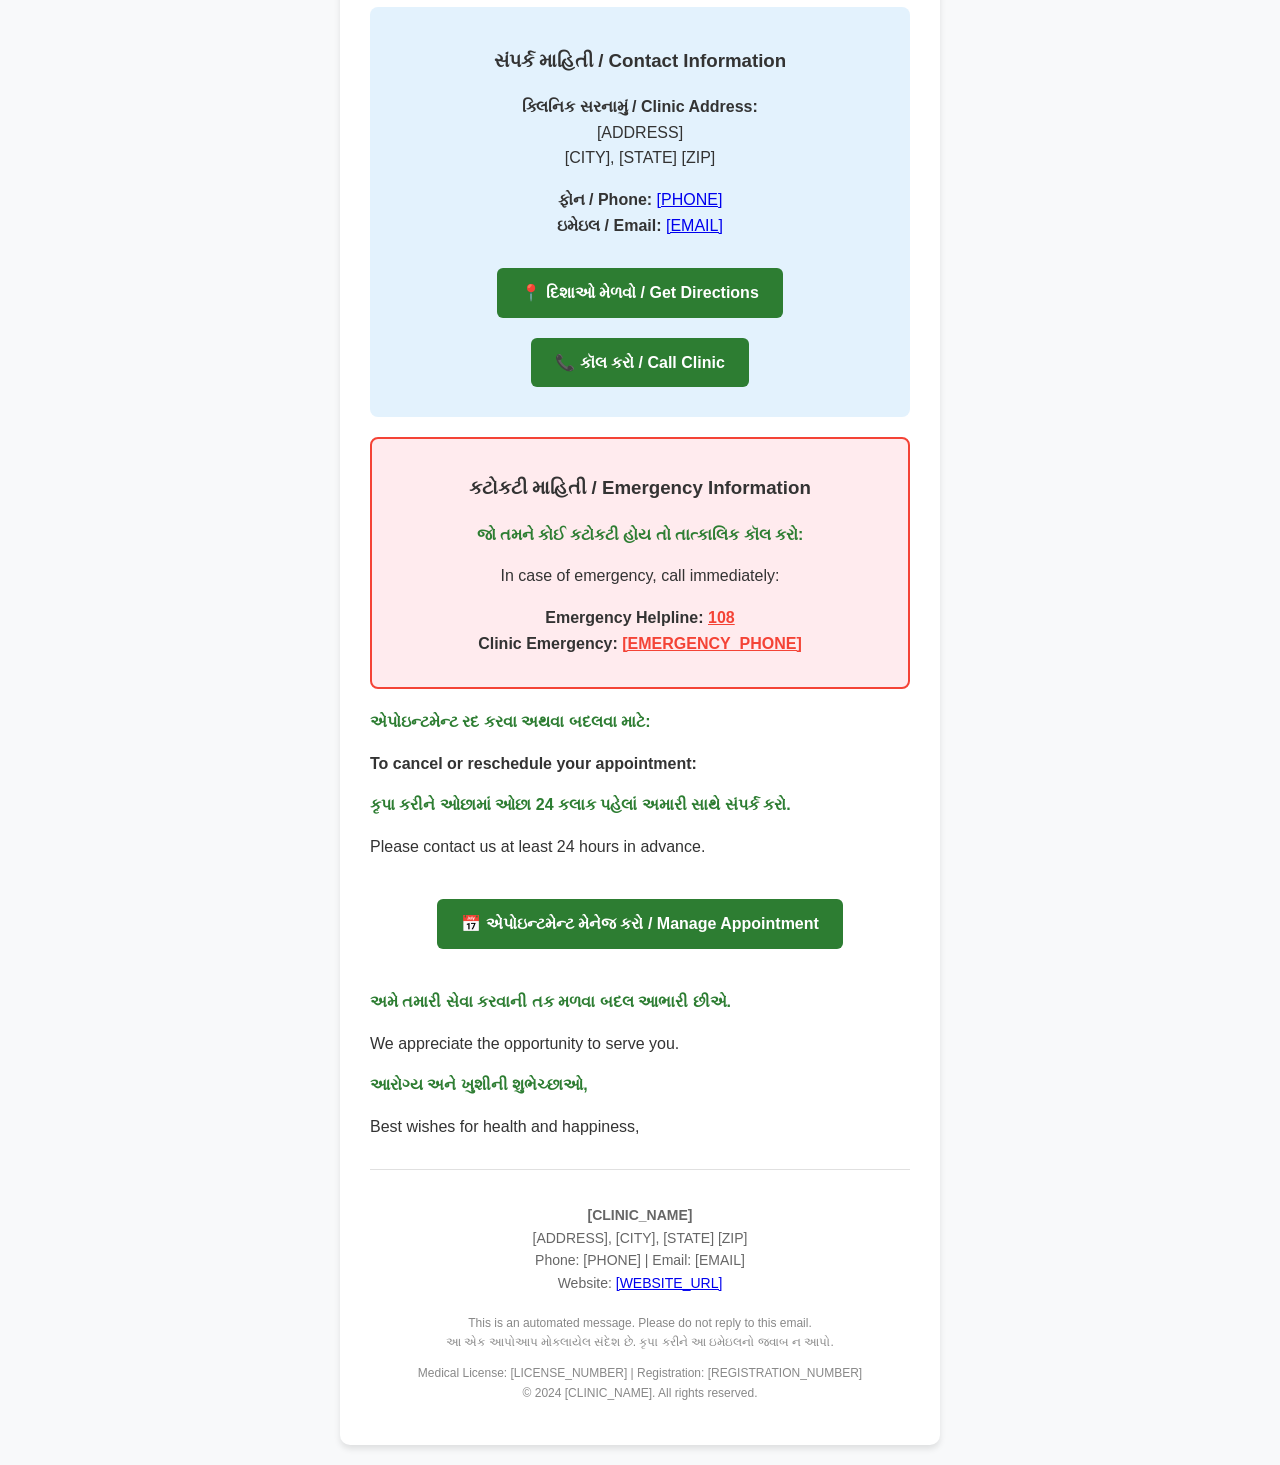
<file: templates/appointment-confirmation.html>
<!DOCTYPE html>
<html lang="en">
<head>
    <meta charset="UTF-8">
    <meta name="viewport" content="width=device-width, initial-scale=1.0">
    <title>Appointment Confirmation - [CLINIC_NAME]</title>
    <style>
        body {
            font-family: 'Arial', sans-serif;
            line-height: 1.6;
            color: #333;
            max-width: 600px;
            margin: 0 auto;
            padding: 20px;
            background-color: #f8f9fa;
        }
        .email-container {
            background-color: #ffffff;
            border-radius: 10px;
            padding: 30px;
            box-shadow: 0 4px 6px rgba(0, 0, 0, 0.1);
        }
        .header {
            text-align: center;
            border-bottom: 3px solid #2d7d32;
            padding-bottom: 20px;
            margin-bottom: 30px;
        }
        .logo {
            font-size: 24px;
            font-weight: bold;
            color: #2d7d32;
            margin-bottom: 10px;
        }
        .confirmation-badge {
            background-color: #4caf50;
            color: white;
            padding: 10px 20px;
            border-radius: 25px;
            display: inline-block;
            margin: 20px 0;
            font-weight: bold;
        }
        .appointment-details {
            background-color: #f1f8e9;
            padding: 20px;
            border-radius: 8px;
            margin: 20px 0;
            border-left: 4px solid #4caf50;
        }
        .detail-row {
            display: flex;
            justify-content: space-between;
            margin-bottom: 10px;
            padding: 5px 0;
            border-bottom: 1px solid #e0e0e0;
        }
        .detail-label {
            font-weight: bold;
            color: #2d7d32;
        }
        .instructions {
            background-color: #fff3e0;
            padding: 20px;
            border-radius: 8px;
            margin: 20px 0;
            border-left: 4px solid #ff9800;
        }
        .instructions h3 {
            color: #f57c00;
            margin-top: 0;
        }
        .instructions ul {
            margin: 10px 0;
            padding-left: 20px;
        }
        .contact-info {
            background-color: #e3f2fd;
            padding: 20px;
            border-radius: 8px;
            margin: 20px 0;
            text-align: center;
        }
        .emergency-info {
            background-color: #ffebee;
            padding: 15px;
            border-radius: 8px;
            margin: 20px 0;
            text-align: center;
            border: 2px solid #f44336;
        }
        .footer {
            text-align: center;
            margin-top: 30px;
            padding-top: 20px;
            border-top: 1px solid #e0e0e0;
            color: #666;
            font-size: 14px;
        }
        .button {
            display: inline-block;
            background-color: #2d7d32;
            color: white;
            padding: 12px 24px;
            text-decoration: none;
            border-radius: 6px;
            margin: 10px 5px;
            font-weight: bold;
        }
        .button:hover {
            background-color: #1b5e20;
        }
        .bilingual {
            margin-bottom: 10px;
        }
        .gujarati {
            font-weight: bold;
            color: #2d7d32;
        }
        @media (max-width: 600px) {
            body {
                padding: 10px;
            }
            .email-container {
                padding: 20px;
            }
            .detail-row {
                flex-direction: column;
            }
        }
    </style>
</head>
<body>
    <div class="email-container">
        <div class="header">
            <div class="logo">[CLINIC_NAME]</div>
            <p>આપનું સ્વાસ્થ્ય, અમારી પ્રાથમિકતા<br>Your Health, Our Priority</p>
        </div>

        <div class="confirmation-badge">
            ✓ એપોઇન્ટમેન્ટ કન્ફર્મ / Appointment Confirmed
        </div>

        <div class="bilingual">
            <p class="gujarati">પ્રિય [PATIENT_NAME],</p>
            <p>Dear [PATIENT_NAME],</p>
        </div>

        <div class="bilingual">
            <p class="gujarati">તમારી એપોઇન્ટમેન્ટ સફળતાપૂર્વક બુક થઈ ગઈ છે. અમે તમારી મુલાકાતની રાહ જોઈ રહ્યા છીએ.</p>
            <p>Your appointment has been successfully booked. We look forward to seeing you.</p>
        </div>

        <div class="appointment-details">
            <h3>એપોઇન્ટમેન્ટ વિગતો / Appointment Details</h3>
            
            <div class="detail-row">
                <span class="detail-label">બુકિંગ ID / Booking ID:</span>
                <span>[BOOKING_ID]</span>
            </div>
            
            <div class="detail-row">
                <span class="detail-label">દર્દીનું નામ / Patient Name:</span>
                <span>[PATIENT_NAME]</span>
            </div>
            
            <div class="detail-row">
                <span class="detail-label">તારીખ / Date:</span>
                <span>[APPOINTMENT_DATE]</span>
            </div>
            
            <div class="detail-row">
                <span class="detail-label">સમય / Time:</span>
                <span>[APPOINTMENT_TIME]</span>
            </div>
            
            <div class="detail-row">
                <span class="detail-label">ડૉક્ટર / Doctor:</span>
                <span>[DR_NAME]</span>
            </div>
            
            <div class="detail-row">
                <span class="detail-label">સેવા / Service:</span>
                <span>[SERVICE_TYPE]</span>
            </div>
            
            <div class="detail-row">
                <span class="detail-label">અંદાજિત સમય / Duration:</span>
                <span>[ESTIMATED_DURATION]</span>
            </div>
            
            <div class="detail-row">
                <span class="detail-label">ફીસ / Fee:</span>
                <span>[CONSULTATION_FEE]</span>
            </div>
        </div>

        <div class="instructions">
            <h3>મહત્વપૂર્ણ સૂચનાઓ / Important Instructions</h3>
            
            <div class="bilingual">
                <p class="gujarati"><strong>એપોઇન્ટમેન્ટ પહેલાં:</strong></p>
                <p><strong>Before Your Appointment:</strong></p>
            </div>
            
            <ul>
                <li class="bilingual">
                    <span class="gujarati">કૃપા કરીને એપોઇન્ટમેન્ટના સમયે 15 મિનિટ પહેલાં પહોંચો</span><br>
                    Please arrive 15 minutes before your appointment time
                </li>
                <li class="bilingual">
                    <span class="gujarati">માન્ય ID પ્રૂફ (આધાર કાર્ડ, ડ્રાઇવિંગ લાઇસન્સ, પાસપોર્ટ) લાવો</span><br>
                    Bring valid ID proof (Aadhaar Card, Driving License, Passport)
                </li>
                <li class="bilingual">
                    <span class="gujarati">વીમા કાર્ડ (જો હોય તો) લાવો</span><br>
                    Bring insurance card (if applicable)
                </li>
                <li class="bilingual">
                    <span class="gujarati">અગાઉના તબીબી રેકોર્ડ્સ અને પ્રિસ્ક્રિપ્શન લાવો</span><br>
                    Bring previous medical records and prescriptions
                </li>
                <li class="bilingual">
                    <span class="gujarati">વર્તમાન દવાઓની યાદી તૈયાર રાખો</span><br>
                    Prepare a list of current medications
                </li>
                <li class="bilingual">
                    <span class="gujarati">આરામદાયક કપડાં પહેરો</span><br>
                    Wear comfortable clothing
                </li>
            </ul>
        </div>

        <div class="contact-info">
            <h3>સંપર્ક માહિતી / Contact Information</h3>
            <p>
                <strong>ક્લિનિક સરનામું / Clinic Address:</strong><br>
                [ADDRESS]<br>
                [CITY], [STATE] [ZIP]
            </p>
            <p>
                <strong>ફોન / Phone:</strong> <a href="tel:[PHONE]">[PHONE]</a><br>
                <strong>ઇમેઇલ / Email:</strong> <a href="mailto:[EMAIL]">[EMAIL]</a>
            </p>
            
            <div style="margin-top: 20px;">
                <a href="https://maps.google.com/?q=[ADDRESS],[CITY]" class="button" target="_blank">
                    📍 દિશાઓ મેળવો / Get Directions
                </a>
                <a href="tel:[PHONE]" class="button">
                    📞 કૉલ કરો / Call Clinic
                </a>
            </div>
        </div>

        <div class="emergency-info">
            <h3>કટોકટી માહિતી / Emergency Information</h3>
            <div class="bilingual">
                <p class="gujarati">જો તમને કોઈ કટોકટી હોય તો તાત્કાલિક કૉલ કરો:</p>
                <p>In case of emergency, call immediately:</p>
            </div>
            <p>
                <strong>Emergency Helpline:</strong> <a href="tel:108" style="color: #f44336; font-weight: bold;">108</a><br>
                <strong>Clinic Emergency:</strong> <a href="tel:[EMERGENCY_PHONE]" style="color: #f44336; font-weight: bold;">[EMERGENCY_PHONE]</a>
            </p>
        </div>

        <div class="bilingual">
            <p class="gujarati"><strong>એપોઇન્ટમેન્ટ રદ કરવા અથવા બદલવા માટે:</strong></p>
            <p><strong>To cancel or reschedule your appointment:</strong></p>
        </div>
        
        <div class="bilingual">
            <p class="gujarati">કૃપા કરીને ઓછામાં ઓછા 24 કલાક પહેલાં અમારી સાથે સંપર્ક કરો.</p>
            <p>Please contact us at least 24 hours in advance.</p>
        </div>

        <div style="text-align: center; margin: 30px 0;">
            <a href="[WEBSITE_URL]/contact.html" class="button">
                📅 એપોઇન્ટમેન્ટ મેનેજ કરો / Manage Appointment
            </a>
        </div>

        <div class="bilingual">
            <p class="gujarati">અમે તમારી સેવા કરવાની તક મળવા બદલ આભારી છીએ.</p>
            <p>We appreciate the opportunity to serve you.</p>
        </div>

        <div class="bilingual">
            <p class="gujarati">આરોગ્ય અને ખુશીની શુભેચ્છાઓ,</p>
            <p>Best wishes for health and happiness,</p>
        </div>

        <div class="footer">
            <p>
                <strong>[CLINIC_NAME]</strong><br>
                [ADDRESS], [CITY], [STATE] [ZIP]<br>
                Phone: [PHONE] | Email: [EMAIL]<br>
                Website: <a href="[WEBSITE_URL]">[WEBSITE_URL]</a>
            </p>
            
            <p style="margin-top: 20px; font-size: 12px; color: #888;">
                This is an automated message. Please do not reply to this email.<br>
                આ એક આપોઆપ મોકલાયેલ સંદેશ છે. કૃપા કરીને આ ઇમેઇલનો જવાબ ન આપો.
            </p>
            
            <p style="font-size: 12px; color: #888;">
                Medical License: [LICENSE_NUMBER] | Registration: [REGISTRATION_NUMBER]<br>
                © 2024 [CLINIC_NAME]. All rights reserved.
            </p>
        </div>
    </div>
</body>
</html>
</file>
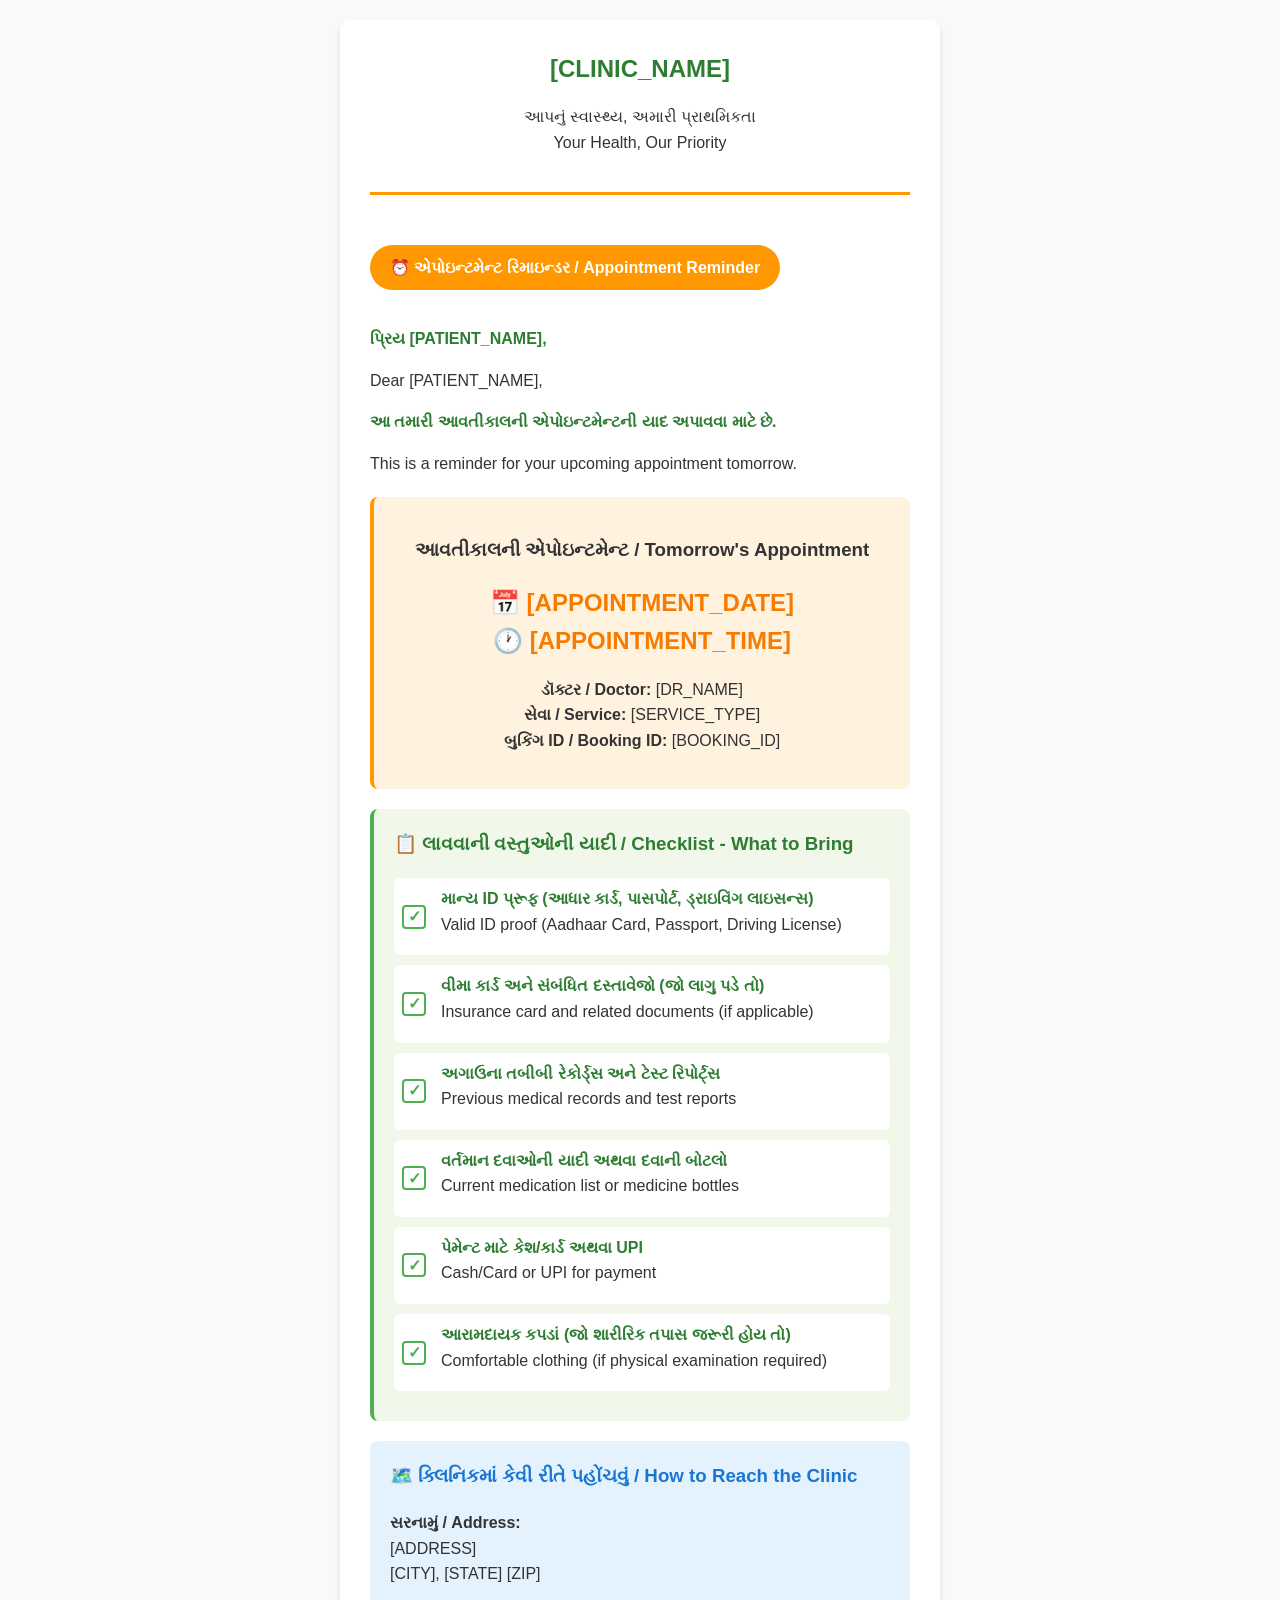
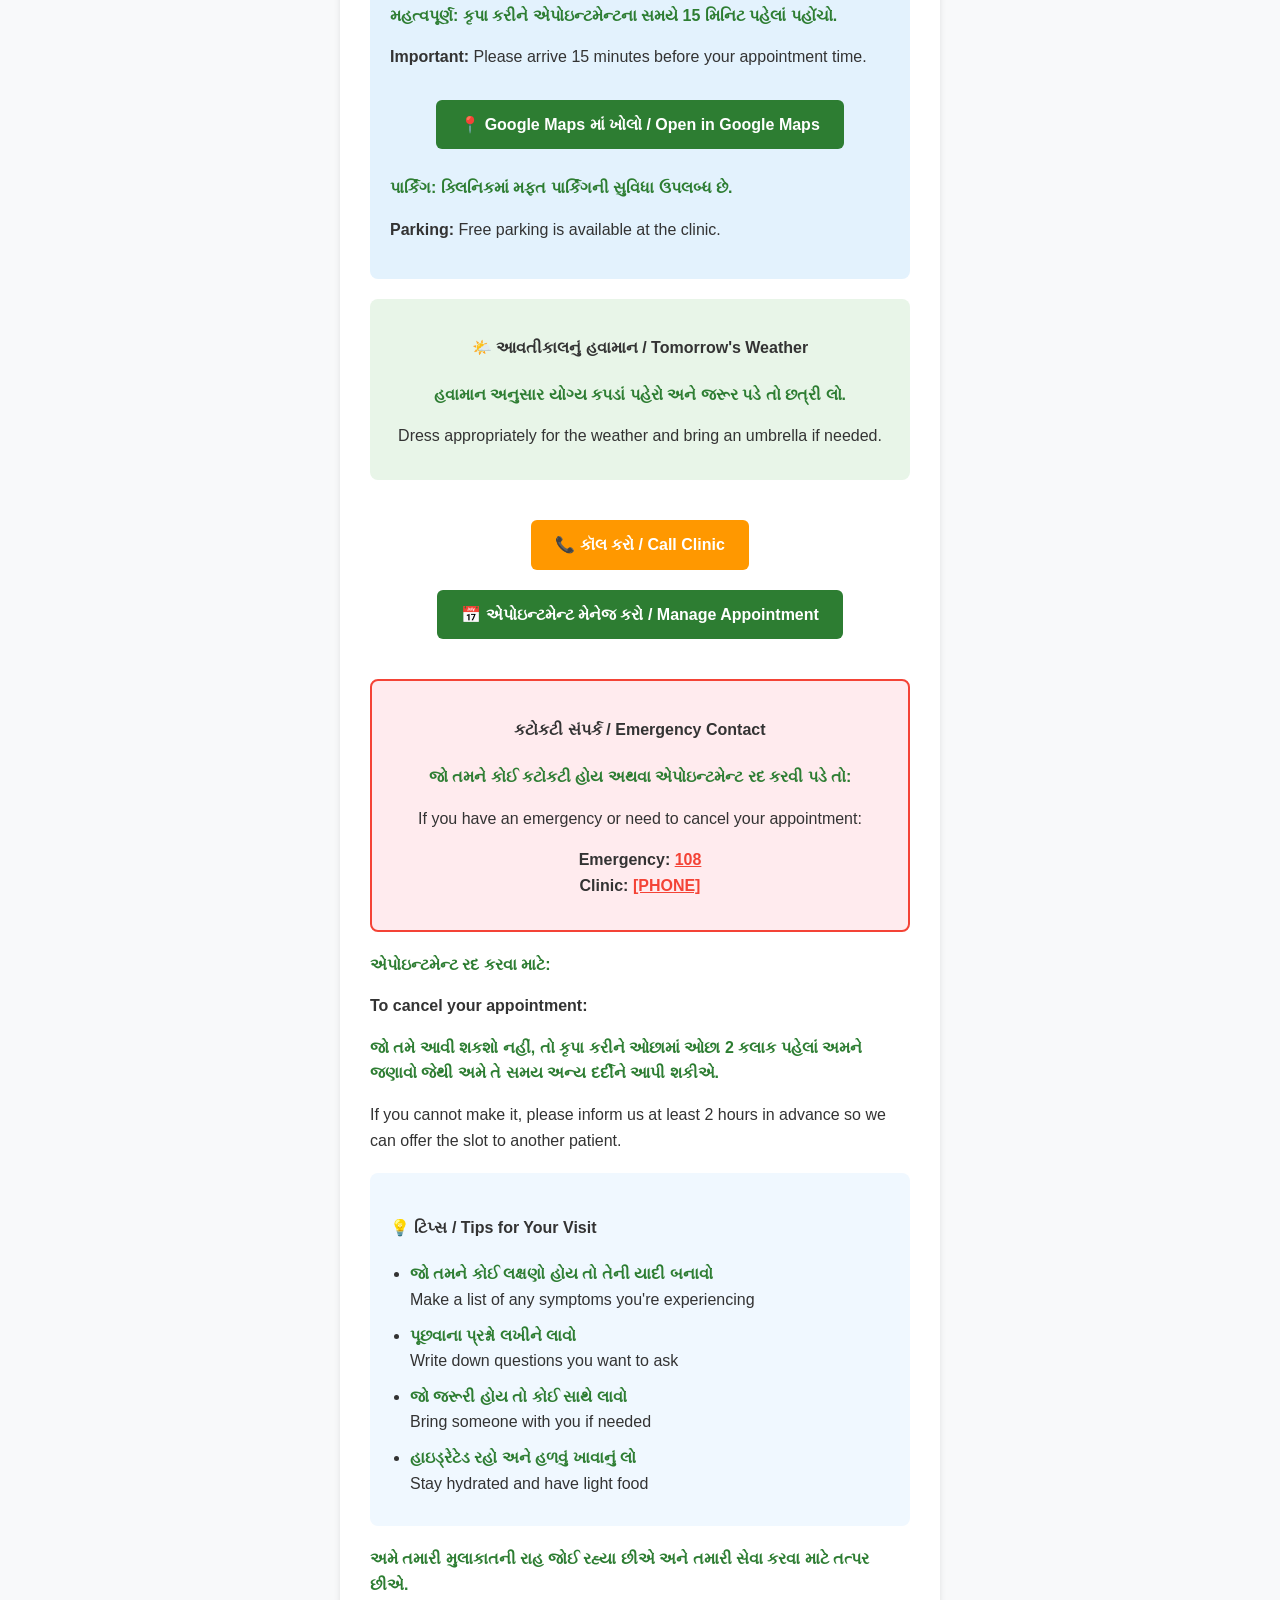
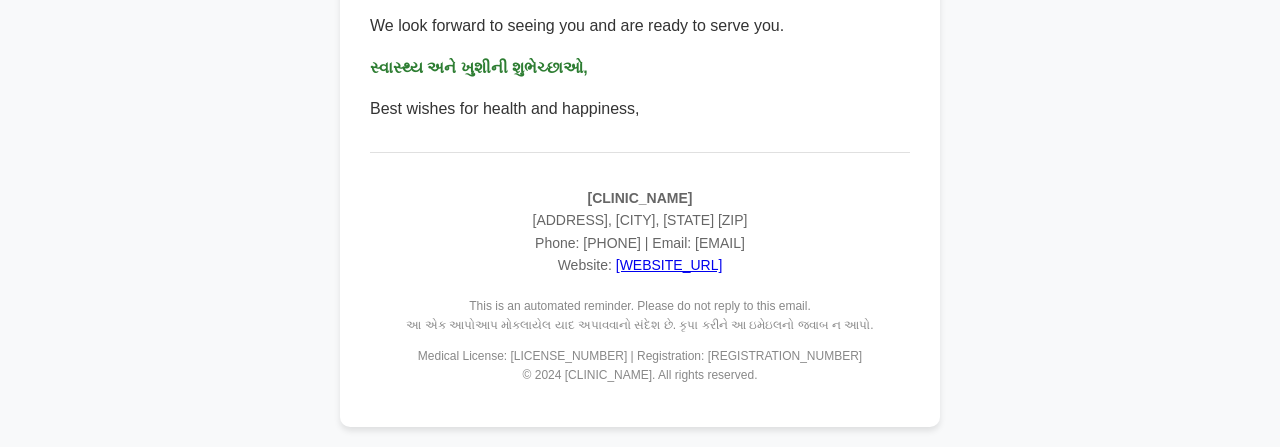
<file: templates/appointment-reminder.html>
<!DOCTYPE html>
<html lang="en">
<head>
    <meta charset="UTF-8">
    <meta name="viewport" content="width=device-width, initial-scale=1.0">
    <title>Appointment Reminder - [CLINIC_NAME]</title>
    <style>
        body {
            font-family: 'Arial', sans-serif;
            line-height: 1.6;
            color: #333;
            max-width: 600px;
            margin: 0 auto;
            padding: 20px;
            background-color: #f8f9fa;
        }
        .email-container {
            background-color: #ffffff;
            border-radius: 10px;
            padding: 30px;
            box-shadow: 0 4px 6px rgba(0, 0, 0, 0.1);
        }
        .header {
            text-align: center;
            border-bottom: 3px solid #ff9800;
            padding-bottom: 20px;
            margin-bottom: 30px;
        }
        .logo {
            font-size: 24px;
            font-weight: bold;
            color: #2d7d32;
            margin-bottom: 10px;
        }
        .reminder-badge {
            background-color: #ff9800;
            color: white;
            padding: 10px 20px;
            border-radius: 25px;
            display: inline-block;
            margin: 20px 0;
            font-weight: bold;
            animation: pulse 2s infinite;
        }
        @keyframes pulse {
            0% { transform: scale(1); }
            50% { transform: scale(1.05); }
            100% { transform: scale(1); }
        }
        .appointment-summary {
            background-color: #fff3e0;
            padding: 20px;
            border-radius: 8px;
            margin: 20px 0;
            border-left: 4px solid #ff9800;
            text-align: center;
        }
        .time-highlight {
            font-size: 24px;
            font-weight: bold;
            color: #f57c00;
            margin: 10px 0;
        }
        .checklist {
            background-color: #f1f8e9;
            padding: 20px;
            border-radius: 8px;
            margin: 20px 0;
            border-left: 4px solid #4caf50;
        }
        .checklist h3 {
            color: #2d7d32;
            margin-top: 0;
        }
        .checklist-item {
            display: flex;
            align-items: center;
            margin: 10px 0;
            padding: 8px;
            background-color: white;
            border-radius: 6px;
        }
        .checkbox {
            width: 20px;
            height: 20px;
            border: 2px solid #4caf50;
            border-radius: 4px;
            margin-right: 15px;
            display: flex;
            align-items: center;
            justify-content: center;
            color: #4caf50;
            font-weight: bold;
        }
        .directions {
            background-color: #e3f2fd;
            padding: 20px;
            border-radius: 8px;
            margin: 20px 0;
        }
        .directions h3 {
            color: #1976d2;
            margin-top: 0;
        }
        .contact-emergency {
            background-color: #ffebee;
            padding: 15px;
            border-radius: 8px;
            margin: 20px 0;
            text-align: center;
            border: 2px solid #f44336;
        }
        .footer {
            text-align: center;
            margin-top: 30px;
            padding-top: 20px;
            border-top: 1px solid #e0e0e0;
            color: #666;
            font-size: 14px;
        }
        .button {
            display: inline-block;
            background-color: #2d7d32;
            color: white;
            padding: 12px 24px;
            text-decoration: none;
            border-radius: 6px;
            margin: 10px 5px;
            font-weight: bold;
        }
        .button:hover {
            background-color: #1b5e20;
        }
        .button.urgent {
            background-color: #ff9800;
        }
        .button.urgent:hover {
            background-color: #f57c00;
        }
        .bilingual {
            margin-bottom: 10px;
        }
        .gujarati {
            font-weight: bold;
            color: #2d7d32;
        }
        .weather-info {
            background-color: #e8f5e8;
            padding: 15px;
            border-radius: 8px;
            margin: 20px 0;
            text-align: center;
        }
        @media (max-width: 600px) {
            body {
                padding: 10px;
            }
            .email-container {
                padding: 20px;
            }
            .time-highlight {
                font-size: 20px;
            }
        }
    </style>
</head>
<body>
    <div class="email-container">
        <div class="header">
            <div class="logo">[CLINIC_NAME]</div>
            <p>આપનું સ્વાસ્થ્ય, અમારી પ્રાથમિકતા<br>Your Health, Our Priority</p>
        </div>

        <div class="reminder-badge">
            ⏰ એપોઇન્ટમેન્ટ રિમાઇન્ડર / Appointment Reminder
        </div>

        <div class="bilingual">
            <p class="gujarati">પ્રિય [PATIENT_NAME],</p>
            <p>Dear [PATIENT_NAME],</p>
        </div>

        <div class="bilingual">
            <p class="gujarati">આ તમારી આવતીકાલની એપોઇન્ટમેન્ટની યાદ અપાવવા માટે છે.</p>
            <p>This is a reminder for your upcoming appointment tomorrow.</p>
        </div>

        <div class="appointment-summary">
            <h3>આવતીકાલની એપોઇન્ટમેન્ટ / Tomorrow's Appointment</h3>
            
            <div class="time-highlight">
                📅 [APPOINTMENT_DATE]<br>
                🕐 [APPOINTMENT_TIME]
            </div>
            
            <p>
                <strong>ડૉક્ટર / Doctor:</strong> [DR_NAME]<br>
                <strong>સેવા / Service:</strong> [SERVICE_TYPE]<br>
                <strong>બુકિંગ ID / Booking ID:</strong> [BOOKING_ID]
            </p>
        </div>

        <div class="checklist">
            <h3>📋 લાવવાની વસ્તુઓની યાદી / Checklist - What to Bring</h3>
            
            <div class="checklist-item">
                <div class="checkbox">✓</div>
                <div class="bilingual">
                    <span class="gujarati">માન્ય ID પ્રૂફ (આધાર કાર્ડ, પાસપોર્ટ, ડ્રાઇવિંગ લાઇસન્સ)</span><br>
                    Valid ID proof (Aadhaar Card, Passport, Driving License)
                </div>
            </div>
            
            <div class="checklist-item">
                <div class="checkbox">✓</div>
                <div class="bilingual">
                    <span class="gujarati">વીમા કાર્ડ અને સંબંધિત દસ્તાવેજો (જો લાગુ પડે તો)</span><br>
                    Insurance card and related documents (if applicable)
                </div>
            </div>
            
            <div class="checklist-item">
                <div class="checkbox">✓</div>
                <div class="bilingual">
                    <span class="gujarati">અગાઉના તબીબી રેકોર્ડ્સ અને ટેસ્ટ રિપોર્ટ્સ</span><br>
                    Previous medical records and test reports
                </div>
            </div>
            
            <div class="checklist-item">
                <div class="checkbox">✓</div>
                <div class="bilingual">
                    <span class="gujarati">વર્તમાન દવાઓની યાદી અથવા દવાની બોટલો</span><br>
                    Current medication list or medicine bottles
                </div>
            </div>
            
            <div class="checklist-item">
                <div class="checkbox">✓</div>
                <div class="bilingual">
                    <span class="gujarati">પેમેન્ટ માટે કેશ/કાર્ડ અથવા UPI</span><br>
                    Cash/Card or UPI for payment
                </div>
            </div>
            
            <div class="checklist-item">
                <div class="checkbox">✓</div>
                <div class="bilingual">
                    <span class="gujarati">આરામદાયક કપડાં (જો શારીરિક તપાસ જરૂરી હોય તો)</span><br>
                    Comfortable clothing (if physical examination required)
                </div>
            </div>
        </div>

        <div class="directions">
            <h3>🗺️ ક્લિનિકમાં કેવી રીતે પહોંચવું / How to Reach the Clinic</h3>
            
            <p>
                <strong>સરનામું / Address:</strong><br>
                [ADDRESS]<br>
                [CITY], [STATE] [ZIP]
            </p>
            
            <div class="bilingual">
                <p class="gujarati"><strong>મહત્વપૂર્ણ:</strong> કૃપા કરીને એપોઇન્ટમેન્ટના સમયે 15 મિનિટ પહેલાં પહોંચો.</p>
                <p><strong>Important:</strong> Please arrive 15 minutes before your appointment time.</p>
            </div>
            
            <div style="text-align: center; margin-top: 20px;">
                <a href="https://maps.google.com/?q=[ADDRESS],[CITY]" class="button" target="_blank">
                    📍 Google Maps માં ખોલો / Open in Google Maps
                </a>
            </div>
            
            <div class="bilingual" style="margin-top: 15px;">
                <p class="gujarati"><strong>પાર્કિંગ:</strong> ક્લિનિકમાં મફત પાર્કિંગની સુવિધા ઉપલબ્ધ છે.</p>
                <p><strong>Parking:</strong> Free parking is available at the clinic.</p>
            </div>
        </div>

        <div class="weather-info">
            <h4>🌤️ આવતીકાલનું હવામાન / Tomorrow's Weather</h4>
            <div class="bilingual">
                <p class="gujarati">હવામાન અનુસાર યોગ્ય કપડાં પહેરો અને જરૂર પડે તો છત્રી લો.</p>
                <p>Dress appropriately for the weather and bring an umbrella if needed.</p>
            </div>
        </div>

        <div style="text-align: center; margin: 30px 0;">
            <a href="tel:[PHONE]" class="button urgent">
                📞 કૉલ કરો / Call Clinic
            </a>
            <a href="[WEBSITE_URL]/contact.html" class="button">
                📅 એપોઇન્ટમેન્ટ મેનેજ કરો / Manage Appointment
            </a>
        </div>

        <div class="contact-emergency">
            <h4>કટોકટી સંપર્ક / Emergency Contact</h4>
            <div class="bilingual">
                <p class="gujarati">જો તમને કોઈ કટોકટી હોય અથવા એપોઇન્ટમેન્ટ રદ કરવી પડે તો:</p>
                <p>If you have an emergency or need to cancel your appointment:</p>
            </div>
            <p>
                <strong>Emergency:</strong> <a href="tel:108" style="color: #f44336; font-weight: bold;">108</a><br>
                <strong>Clinic:</strong> <a href="tel:[PHONE]" style="color: #f44336; font-weight: bold;">[PHONE]</a>
            </p>
        </div>

        <div class="bilingual">
            <p class="gujarati"><strong>એપોઇન્ટમેન્ટ રદ કરવા માટે:</strong></p>
            <p><strong>To cancel your appointment:</strong></p>
        </div>
        
        <div class="bilingual">
            <p class="gujarati">જો તમે આવી શકશો નહીં, તો કૃપા કરીને ઓછામાં ઓછા 2 કલાક પહેલાં અમને જણાવો જેથી અમે તે સમય અન્ય દર્દીને આપી શકીએ.</p>
            <p>If you cannot make it, please inform us at least 2 hours in advance so we can offer the slot to another patient.</p>
        </div>

        <div style="background-color: #f0f8ff; padding: 20px; border-radius: 8px; margin: 20px 0;">
            <h4>💡 ટિપ્સ / Tips for Your Visit</h4>
            <ul style="margin: 10px 0; padding-left: 20px;">
                <li class="bilingual">
                    <span class="gujarati">જો તમને કોઈ લક્ષણો હોય તો તેની યાદી બનાવો</span><br>
                    Make a list of any symptoms you're experiencing
                </li>
                <li class="bilingual">
                    <span class="gujarati">પૂછવાના પ્રશ્નો લખીને લાવો</span><br>
                    Write down questions you want to ask
                </li>
                <li class="bilingual">
                    <span class="gujarati">જો જરૂરી હોય તો કોઈ સાથે લાવો</span><br>
                    Bring someone with you if needed
                </li>
                <li class="bilingual">
                    <span class="gujarati">હાઇડ્રેટેડ રહો અને હળવું ખાવાનું લો</span><br>
                    Stay hydrated and have light food
                </li>
            </ul>
        </div>

        <div class="bilingual">
            <p class="gujarati">અમે તમારી મુલાકાતની રાહ જોઈ રહ્યા છીએ અને તમારી સેવા કરવા માટે તત્પર છીએ.</p>
            <p>We look forward to seeing you and are ready to serve you.</p>
        </div>

        <div class="bilingual">
            <p class="gujarati">સ્વાસ્થ્ય અને ખુશીની શુભેચ્છાઓ,</p>
            <p>Best wishes for health and happiness,</p>
        </div>

        <div class="footer">
            <p>
                <strong>[CLINIC_NAME]</strong><br>
                [ADDRESS], [CITY], [STATE] [ZIP]<br>
                Phone: [PHONE] | Email: [EMAIL]<br>
                Website: <a href="[WEBSITE_URL]">[WEBSITE_URL]</a>
            </p>
            
            <p style="margin-top: 20px; font-size: 12px; color: #888;">
                This is an automated reminder. Please do not reply to this email.<br>
                આ એક આપોઆપ મોકલાયેલ યાદ અપાવવાનો સંદેશ છે. કૃપા કરીને આ ઇમેઇલનો જવાબ ન આપો.
            </p>
            
            <p style="font-size: 12px; color: #888;">
                Medical License: [LICENSE_NUMBER] | Registration: [REGISTRATION_NUMBER]<br>
                © 2024 [CLINIC_NAME]. All rights reserved.
            </p>
        </div>
    </div>
</body>
</html>
</file>
<file: assets/css/styles.css>
/* 
 * Medical Clinic Website Styles
 * Professional green-themed color palette
 * Mobile-first responsive design
 */

/* CSS Custom Properties (Variables) for easy customization */
:root {
  /* Primary Green Color Palette */
  --primary-green: #2d7d32;
  --primary-green-light: #4caf50;
  --primary-green-dark: #1b5e20;
  --secondary-green: #81c784;
  --accent-green: #a5d6a7;
  
  /* Neutral Colors */
  --white: #ffffff;
  --light-gray: #f8f9fa;
  --medium-gray: #6c757d;
  --dark-gray: #343a40;
  --black: #000000;
  
  /* Status Colors */
  --success: #28a745;
  --warning: #ffc107;
  --error: #dc3545;
  --info: #17a2b8;
  
  /* Typography */
  --font-primary: 'Inter', -apple-system, BlinkMacSystemFont, 'Segoe UI', Roboto, sans-serif;
  --font-secondary: 'Merriweather', Georgia, serif;
  
  /* Font Sizes */
  --fs-xs: 0.75rem;
  --fs-sm: 0.875rem;
  --fs-base: 1rem;
  --fs-lg: 1.125rem;
  --fs-xl: 1.25rem;
  --fs-2xl: 1.5rem;
  --fs-3xl: 1.875rem;
  --fs-4xl: 2.25rem;
  --fs-5xl: 3rem;
  
  /* Spacing */
  --spacing-xs: 0.25rem;
  --spacing-sm: 0.5rem;
  --spacing-md: 1rem;
  --spacing-lg: 1.5rem;
  --spacing-xl: 2rem;
  --spacing-2xl: 3rem;
  --spacing-3xl: 4rem;
  
  /* Border Radius */
  --radius-sm: 0.25rem;
  --radius-md: 0.5rem;
  --radius-lg: 0.75rem;
  --radius-xl: 1rem;
  
  /* Shadows */
  --shadow-sm: 0 1px 2px 0 rgba(0, 0, 0, 0.05);
  --shadow-md: 0 4px 6px -1px rgba(0, 0, 0, 0.1);
  --shadow-lg: 0 10px 15px -3px rgba(0, 0, 0, 0.1);
  --shadow-xl: 0 20px 25px -5px rgba(0, 0, 0, 0.1);
  
  /* Transitions */
  --transition-fast: 0.15s ease-in-out;
  --transition-normal: 0.3s ease-in-out;
  --transition-slow: 0.5s ease-in-out;
}

/* Dark Mode Variables */
@media (prefers-color-scheme: dark) {
  :root {
    --white: #1a1a1a;
    --light-gray: #2d2d2d;
    --medium-gray: #a0a0a0;
    --dark-gray: #e0e0e0;
    --black: #ffffff;
  }
}

[data-theme="dark"] {
  --white: #1a1a1a;
  --light-gray: #2d2d2d;
  --medium-gray: #a0a0a0;
  --dark-gray: #e0e0e0;
  --black: #ffffff;
}

/* Reset and Base Styles */
*,
*::before,
*::after {
  box-sizing: border-box;
}

* {
  margin: 0;
  padding: 0;
}

html {
  scroll-behavior: smooth;
  font-size: 16px;
}

body {
  font-family: var(--font-primary);
  font-size: var(--fs-base);
  line-height: 1.6;
  color: var(--dark-gray);
  background-color: var(--white);
  -webkit-font-smoothing: antialiased;
  -moz-osx-font-smoothing: grayscale;
}

/* Typography */
h1, h2, h3, h4, h5, h6 {
  font-family: var(--font-secondary);
  font-weight: 700;
  line-height: 1.2;
  margin-bottom: var(--spacing-md);
  color: var(--dark-gray);
}

h1 { font-size: var(--fs-4xl); }
h2 { font-size: var(--fs-3xl); }
h3 { font-size: var(--fs-2xl); }
h4 { font-size: var(--fs-xl); }
h5 { font-size: var(--fs-lg); }
h6 { font-size: var(--fs-base); }

p {
  margin-bottom: var(--spacing-md);
}

a {
  color: var(--primary-green);
  text-decoration: none;
  transition: color var(--transition-fast);
}

a:hover {
  color: var(--primary-green-dark);
  text-decoration: underline;
}

/* Utility Classes */
.container {
  width: 100%;
  max-width: 1200px;
  margin: 0 auto;
  padding: 0 var(--spacing-md);
}

.text-center { text-align: center; }
.text-left { text-align: left; }
.text-right { text-align: right; }

.mb-0 { margin-bottom: 0; }
.mb-1 { margin-bottom: var(--spacing-xs); }
.mb-2 { margin-bottom: var(--spacing-sm); }
.mb-3 { margin-bottom: var(--spacing-md); }
.mb-4 { margin-bottom: var(--spacing-lg); }
.mb-5 { margin-bottom: var(--spacing-xl); }

.mt-0 { margin-top: 0; }
.mt-1 { margin-top: var(--spacing-xs); }
.mt-2 { margin-top: var(--spacing-sm); }
.mt-3 { margin-top: var(--spacing-md); }
.mt-4 { margin-top: var(--spacing-lg); }
.mt-5 { margin-top: var(--spacing-xl); }

/* Button Styles */
.btn {
  display: inline-block;
  padding: var(--spacing-sm) var(--spacing-lg);
  font-size: var(--fs-base);
  font-weight: 600;
  text-align: center;
  text-decoration: none;
  border: 2px solid transparent;
  border-radius: var(--radius-md);
  cursor: pointer;
  transition: all var(--transition-fast);
  font-family: inherit;
}

.btn-primary {
  background-color: var(--primary-green);
  color: var(--white);
  border-color: var(--primary-green);
}

.btn-primary:hover {
  background-color: var(--primary-green-dark);
  border-color: var(--primary-green-dark);
  color: var(--white);
  text-decoration: none;
  transform: translateY(-2px);
  box-shadow: var(--shadow-md);
}

.btn-secondary {
  background-color: transparent;
  color: var(--primary-green);
  border-color: var(--primary-green);
}

.btn-secondary:hover {
  background-color: var(--primary-green);
  color: var(--white);
  text-decoration: none;
}

.btn-lg {
  padding: var(--spacing-md) var(--spacing-xl);
  font-size: var(--fs-lg);
}

.btn-sm {
  padding: var(--spacing-xs) var(--spacing-md);
  font-size: var(--fs-sm);
}

/* Header and Navigation */
.header {
  background-color: var(--white);
  box-shadow: var(--shadow-sm);
  position: fixed;
  top: 0;
  left: 0;
  right: 0;
  z-index: 1000;
  transition: all var(--transition-fast);
}

.header.scrolled {
  box-shadow: var(--shadow-md);
}

.navbar {
  display: flex;
  justify-content: space-between;
  align-items: center;
  padding: var(--spacing-md) 0;
}

.logo {
  font-size: var(--fs-2xl);
  font-weight: 700;
  color: var(--primary-green);
  text-decoration: none;
}

.nav-menu {
  display: flex;
  list-style: none;
  gap: var(--spacing-xl);
  margin: 0;
}

.nav-link {
  color: var(--dark-gray);
  font-weight: 500;
  padding: var(--spacing-sm) 0;
  position: relative;
}

.nav-link:hover,
.nav-link.active {
  color: var(--primary-green);
  text-decoration: none;
}

.nav-link::after {
  content: '';
  position: absolute;
  bottom: 0;
  left: 0;
  width: 0;
  height: 2px;
  background-color: var(--primary-green);
  transition: width var(--transition-fast);
}

.nav-link:hover::after,
.nav-link.active::after {
  width: 100%;
}

/* Mobile Navigation */
.nav-toggle {
  display: none;
  flex-direction: column;
  cursor: pointer;
  padding: var(--spacing-xs);
}

.nav-toggle span {
  width: 25px;
  height: 3px;
  background-color: var(--dark-gray);
  margin: 3px 0;
  transition: var(--transition-fast);
}

/* Hero Section */
.hero {
  background: linear-gradient(135deg, var(--primary-green-light) 0%, var(--primary-green) 100%);
  color: var(--white);
  padding: calc(80px + var(--spacing-3xl)) 0 var(--spacing-3xl);
  text-align: center;
  position: relative;
  overflow: hidden;
}

.hero::before {
  content: '';
  position: absolute;
  top: 0;
  left: 0;
  right: 0;
  bottom: 0;
  background: url('data:image/svg+xml,<svg xmlns="http://www.w3.org/2000/svg" viewBox="0 0 100 100"><defs><pattern id="grain" width="100" height="100" patternUnits="userSpaceOnUse"><circle cx="25" cy="25" r="1" fill="white" opacity="0.1"/><circle cx="75" cy="75" r="1" fill="white" opacity="0.1"/></pattern></defs><rect width="100" height="100" fill="url(%23grain)"/></svg>');
  opacity: 0.1;
}

.hero-content {
  position: relative;
  z-index: 1;
}

.hero h1 {
  color: var(--white);
  margin-bottom: var(--spacing-lg);
  font-size: var(--fs-5xl);
}

.hero p {
  font-size: var(--fs-xl);
  margin-bottom: var(--spacing-xl);
  opacity: 0.9;
}

/* Card Styles */
.card {
  background-color: var(--white);
  border-radius: var(--radius-lg);
  box-shadow: var(--shadow-md);
  padding: var(--spacing-xl);
  transition: all var(--transition-normal);
}

.card:hover {
  transform: translateY(-4px);
  box-shadow: var(--shadow-lg);
}

.card-header {
  margin-bottom: var(--spacing-lg);
}

.card-icon {
  width: 60px;
  height: 60px;
  background-color: var(--accent-green);
  border-radius: 50%;
  display: flex;
  align-items: center;
  justify-content: center;
  margin: 0 auto var(--spacing-md);
  font-size: var(--fs-2xl);
  color: var(--primary-green-dark);
}

/* Grid Layouts */
.grid {
  display: grid;
  gap: var(--spacing-xl);
}

.grid-2 {
  grid-template-columns: repeat(auto-fit, minmax(300px, 1fr));
}

.grid-3 {
  grid-template-columns: repeat(auto-fit, minmax(280px, 1fr));
}

.grid-4 {
  grid-template-columns: repeat(auto-fit, minmax(250px, 1fr));
}

/* Section Styles */
.section {
  padding: var(--spacing-3xl) 0;
}

.section-header {
  text-align: center;
  margin-bottom: var(--spacing-2xl);
}

.section-title {
  color: var(--primary-green-dark);
  margin-bottom: var(--spacing-md);
}

.section-subtitle {
  color: var(--medium-gray);
  font-size: var(--fs-lg);
  max-width: 600px;
  margin: 0 auto;
}

/* Form Styles */
.form-group {
  margin-bottom: var(--spacing-lg);
}

.form-label {
  display: block;
  margin-bottom: var(--spacing-xs);
  font-weight: 600;
  color: var(--dark-gray);
}

.form-control {
  width: 100%;
  padding: var(--spacing-sm) var(--spacing-md);
  border: 2px solid #e9ecef;
  border-radius: var(--radius-md);
  font-size: var(--fs-base);
  transition: border-color var(--transition-fast);
  font-family: inherit;
}

.form-control:focus {
  outline: none;
  border-color: var(--primary-green);
  box-shadow: 0 0 0 3px rgba(45, 125, 50, 0.1);
}

.form-control.error {
  border-color: var(--error);
}

.form-error {
  color: var(--error);
  font-size: var(--fs-sm);
  margin-top: var(--spacing-xs);
  display: none;
}

.form-error.show {
  display: block;
}

/* Footer */
.footer {
  background-color: var(--dark-gray);
  color: var(--white);
  padding: var(--spacing-3xl) 0 var(--spacing-xl);
}

.footer h3 {
  color: var(--white);
  margin-bottom: var(--spacing-lg);
}

.footer a {
  color: var(--secondary-green);
}

.footer a:hover {
  color: var(--accent-green);
}

.footer-bottom {
  border-top: 1px solid #495057;
  margin-top: var(--spacing-xl);
  padding-top: var(--spacing-lg);
  text-align: center;
  color: var(--medium-gray);
}

/* Accessibility */
.sr-only {
  position: absolute;
  width: 1px;
  height: 1px;
  padding: 0;
  margin: -1px;
  overflow: hidden;
  clip: rect(0, 0, 0, 0);
  white-space: nowrap;
  border: 0;
}

/* Focus styles for keyboard navigation */
*:focus {
  outline: 2px solid var(--primary-green);
  outline-offset: 2px;
}

/* Skip link */
.skip-link {
  position: absolute;
  top: -40px;
  left: 6px;
  background: var(--primary-green);
  color: var(--white);
  padding: 8px;
  text-decoration: none;
  border-radius: var(--radius-sm);
  z-index: 1001;
}

.skip-link:focus {
  top: 6px;
}

/* Responsive Design */
@media (max-width: 768px) {
  .nav-menu {
    position: fixed;
    top: 100%;
    left: 0;
    width: 100%;
    background-color: var(--white);
    flex-direction: column;
    padding: var(--spacing-lg);
    box-shadow: var(--shadow-lg);
    transform: translateY(-100vh);
    transition: transform var(--transition-normal);
  }
  
  .nav-menu.active {
    transform: translateY(0);
  }
  
  .nav-toggle {
    display: flex;
  }
  
  .nav-toggle.active span:nth-child(1) {
    transform: rotate(-45deg) translate(-5px, 6px);
  }
  
  .nav-toggle.active span:nth-child(2) {
    opacity: 0;
  }
  
  .nav-toggle.active span:nth-child(3) {
    transform: rotate(45deg) translate(-5px, -6px);
  }
  
  .hero h1 {
    font-size: var(--fs-3xl);
  }
  
  .hero p {
    font-size: var(--fs-lg);
  }
  
  .section {
    padding: var(--spacing-2xl) 0;
  }
  
  .grid-2,
  .grid-3,
  .grid-4 {
    grid-template-columns: 1fr;
  }
}

@media (max-width: 480px) {
  .container {
    padding: 0 var(--spacing-sm);
  }
  
  .hero {
    padding: calc(80px + var(--spacing-2xl)) 0 var(--spacing-2xl);
  }
  
  .hero h1 {
    font-size: var(--fs-2xl);
  }
  
  .card {
    padding: var(--spacing-lg);
  }
}

/* Print Styles */
@media print {
  .header,
  .nav-toggle,
  .btn,
  .footer {
    display: none !important;
  }
  
  .hero {
    background: none !important;
    color: var(--black) !important;
  }
  
  * {
    box-shadow: none !important;
  }
}

/* Animation Classes */
.fade-in {
  opacity: 0;
  transform: translateY(20px);
  transition: all var(--transition-slow);
}

.fade-in.visible {
  opacity: 1;
  transform: translateY(0);
}

.slide-in-left {
  opacity: 0;
  transform: translateX(-50px);
  transition: all var(--transition-slow);
}

.slide-in-left.visible {
  opacity: 1;
  transform: translateX(0);
}

.slide-in-right {
  opacity: 0;
  transform: translateX(50px);
  transition: all var(--transition-slow);
}

.slide-in-right.visible {
  opacity: 1;
  transform: translateX(0);
}

/* Loading States */
.loading {
  position: relative;
  pointer-events: none;
}

.loading::after {
  content: '';
  position: absolute;
  top: 50%;
  left: 50%;
  width: 20px;
  height: 20px;
  margin: -10px 0 0 -10px;
  border: 2px solid var(--primary-green);
  border-radius: 50%;
  border-top-color: transparent;
  animation: spin 1s linear infinite;
}

@keyframes spin {
  to {
    transform: rotate(360deg);
  }
}

/* Dark Mode Toggle */
.theme-toggle {
  background: none;
  border: none;
  cursor: pointer;
  padding: var(--spacing-xs);
  border-radius: var(--radius-sm);
  transition: background-color var(--transition-fast);
}

.theme-toggle:hover {
  background-color: var(--light-gray);
}
</file>
